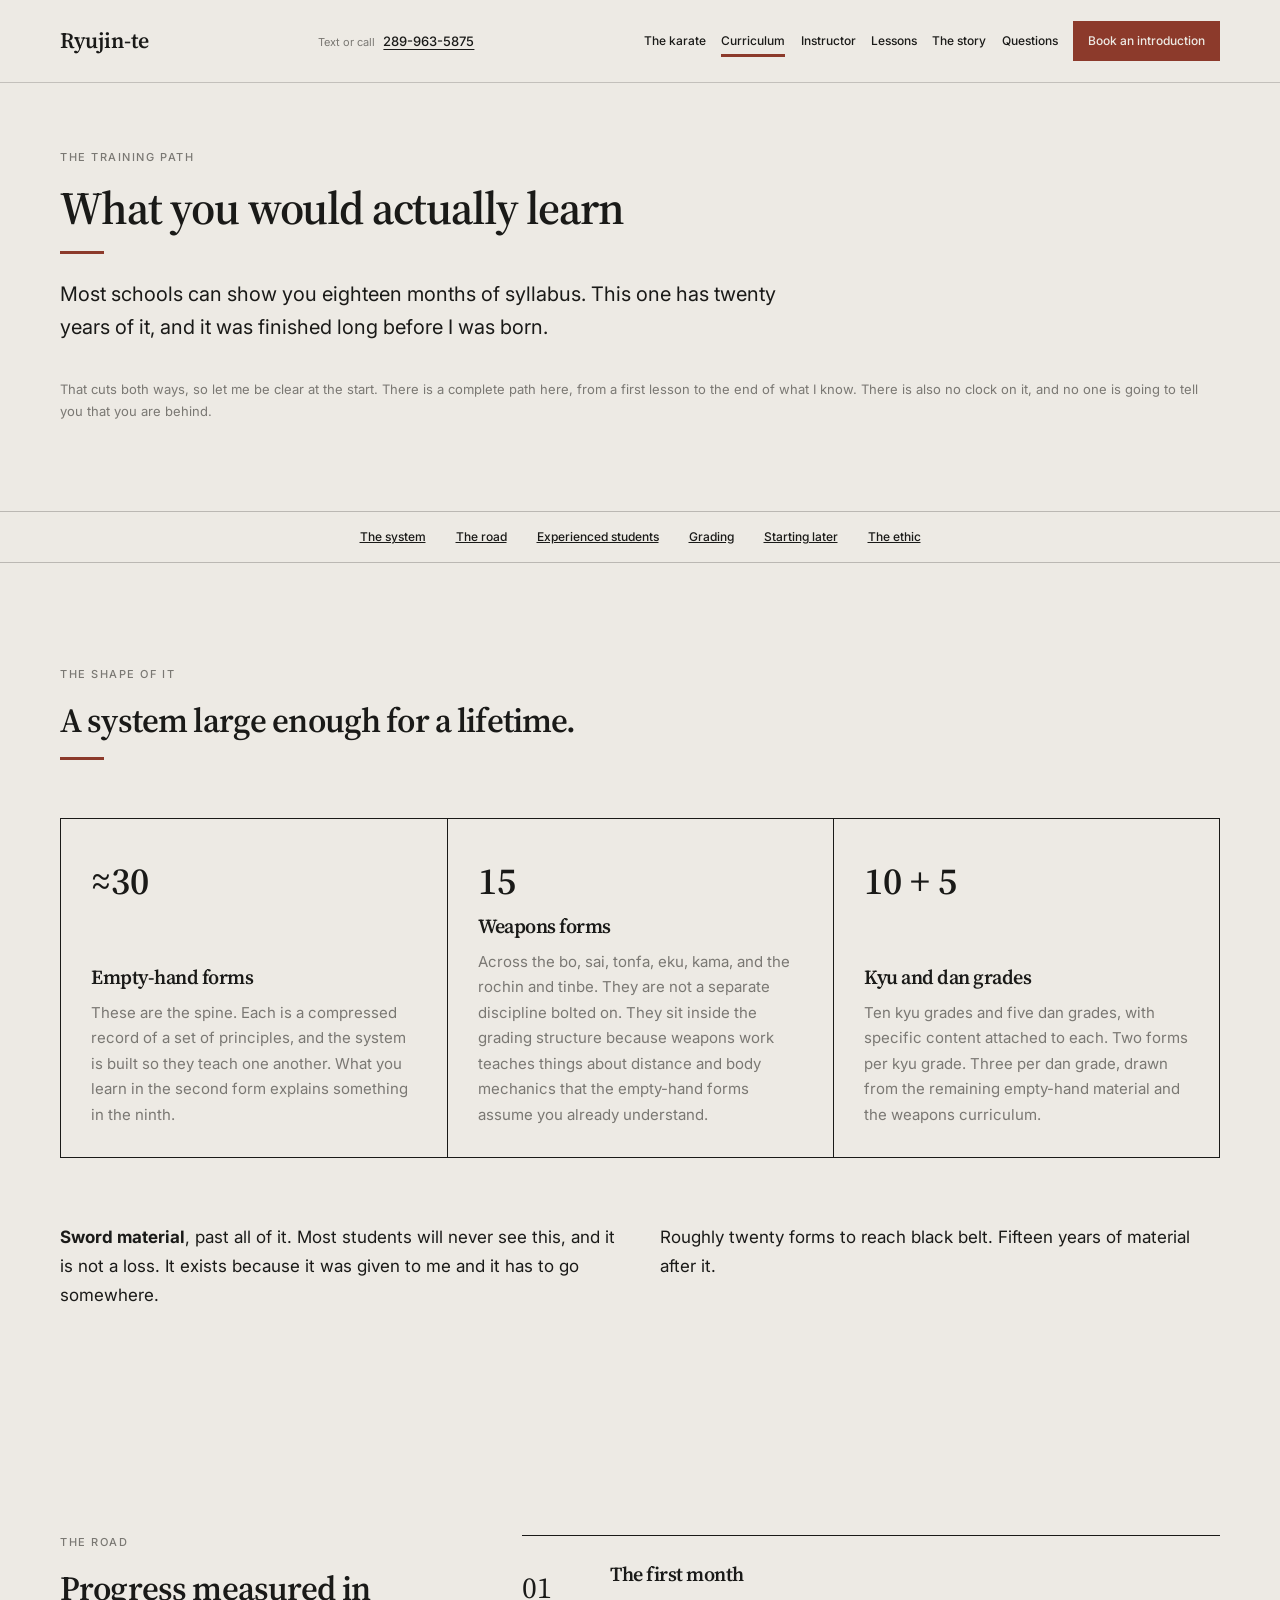
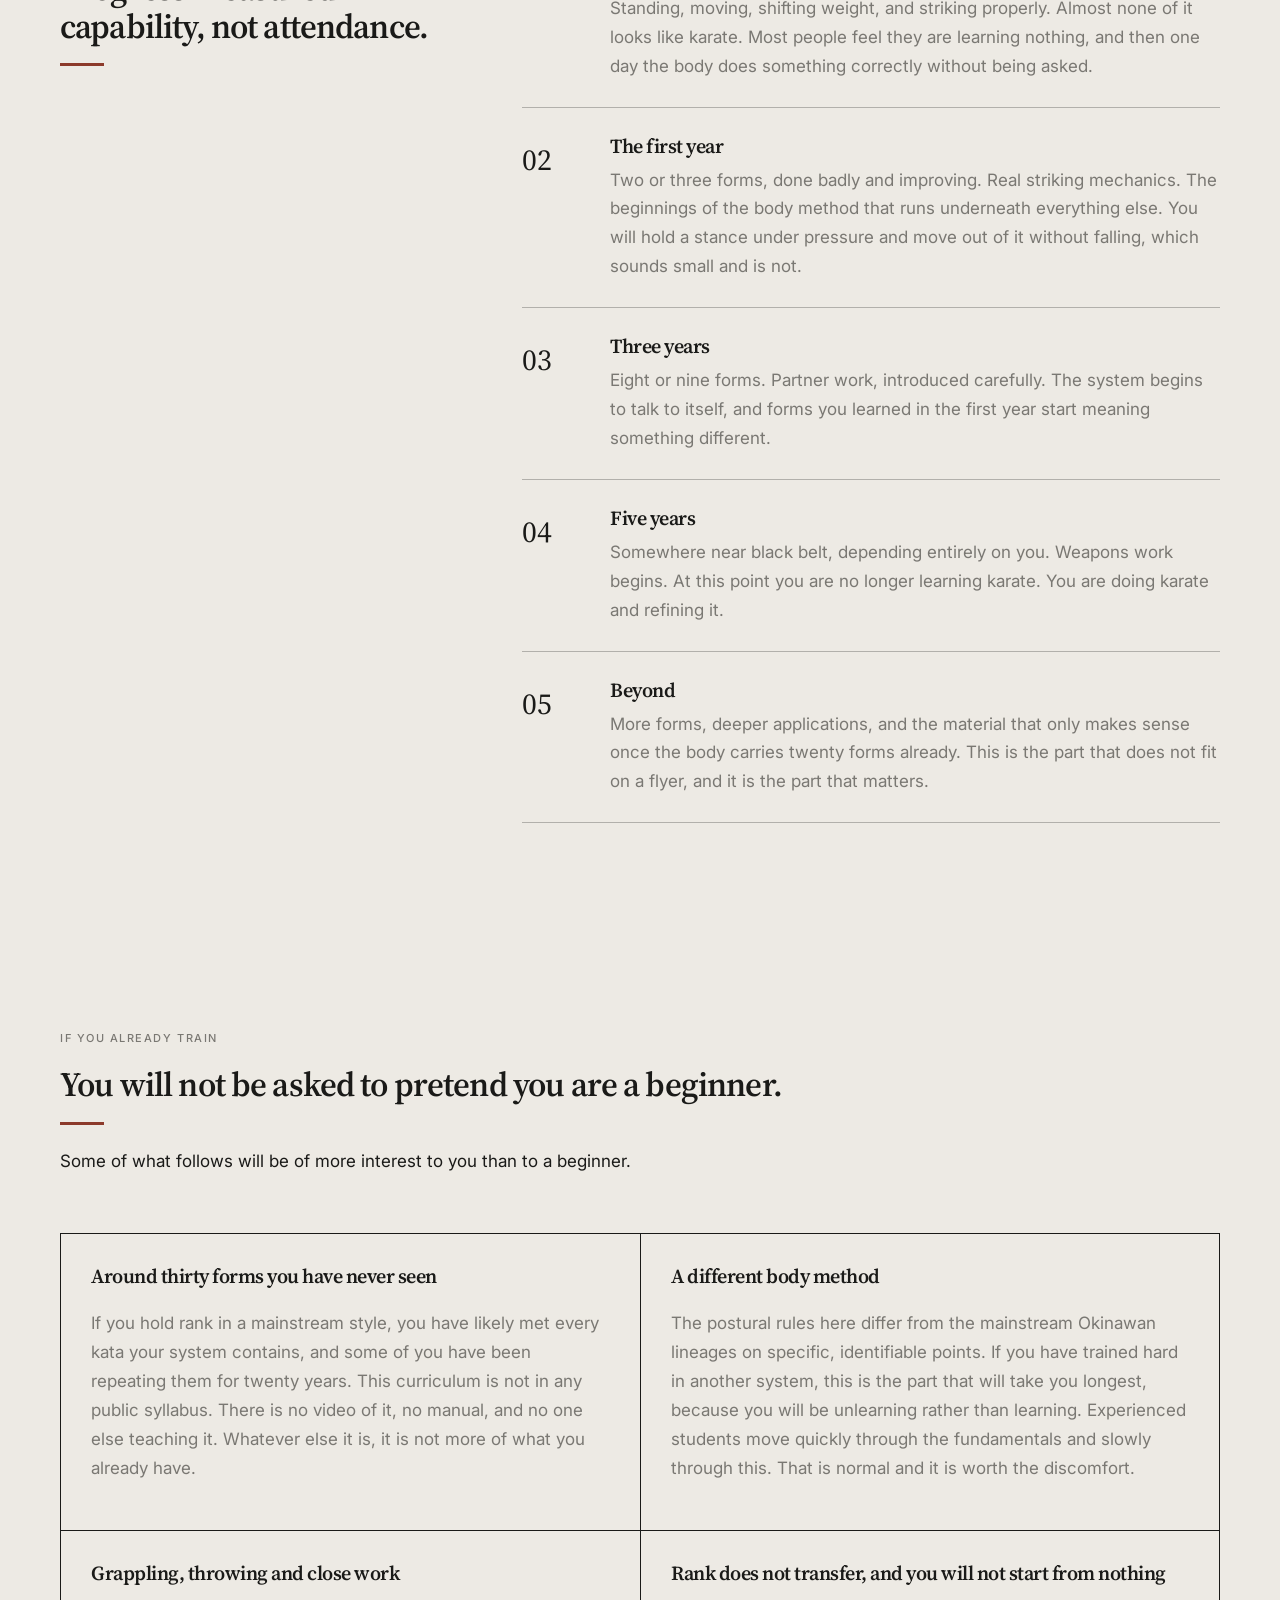
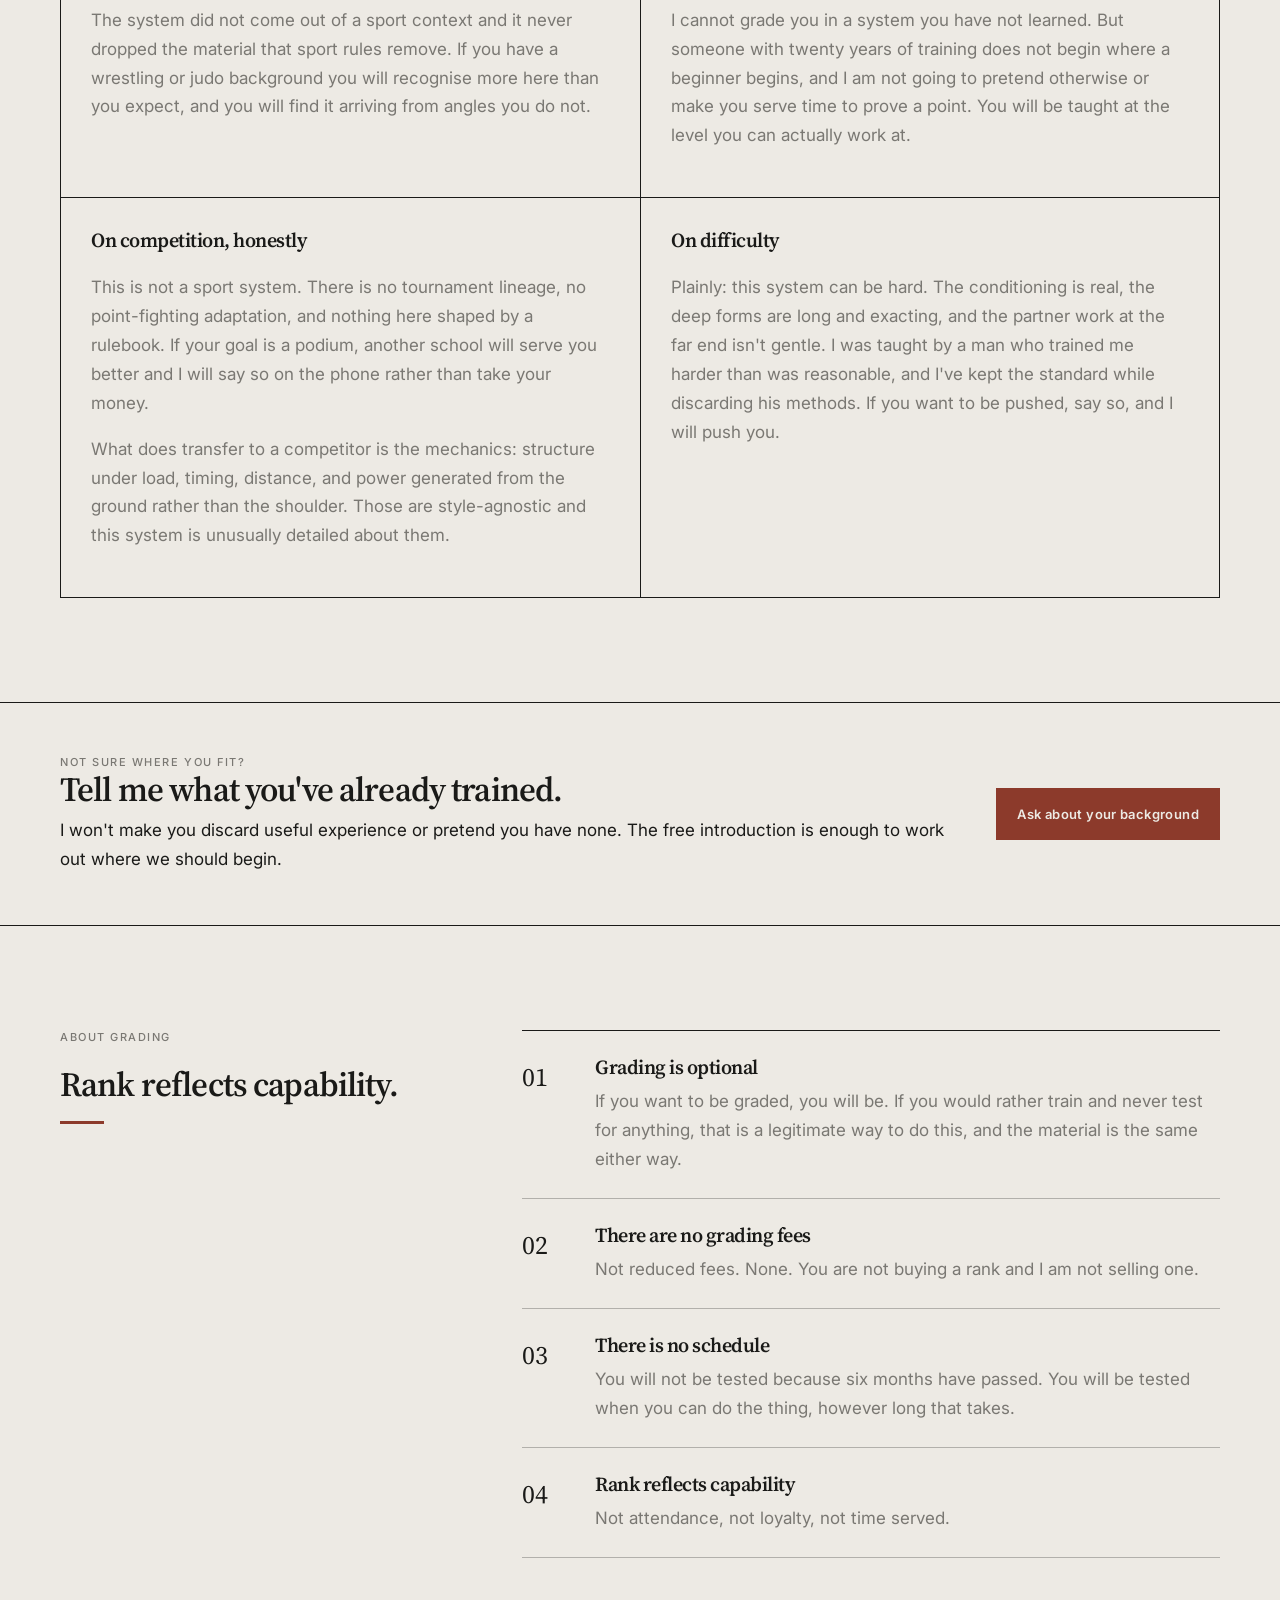
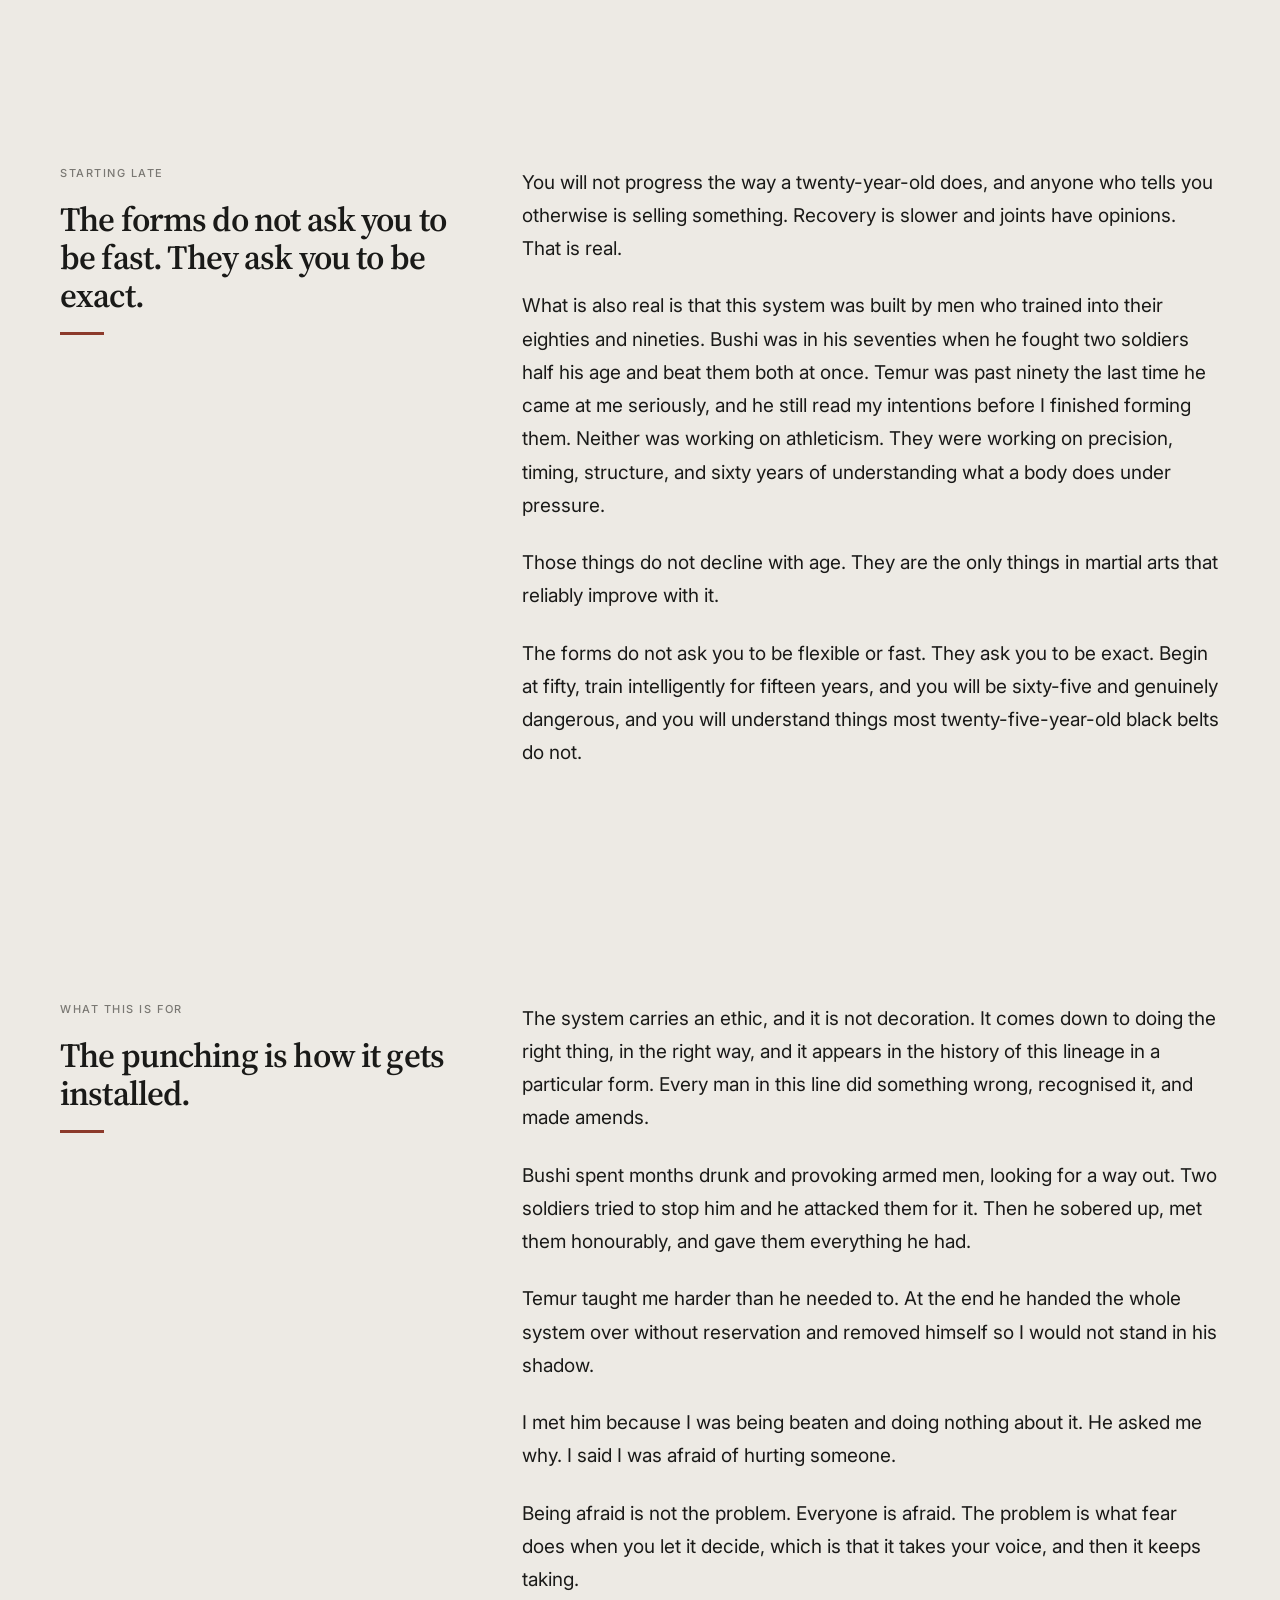
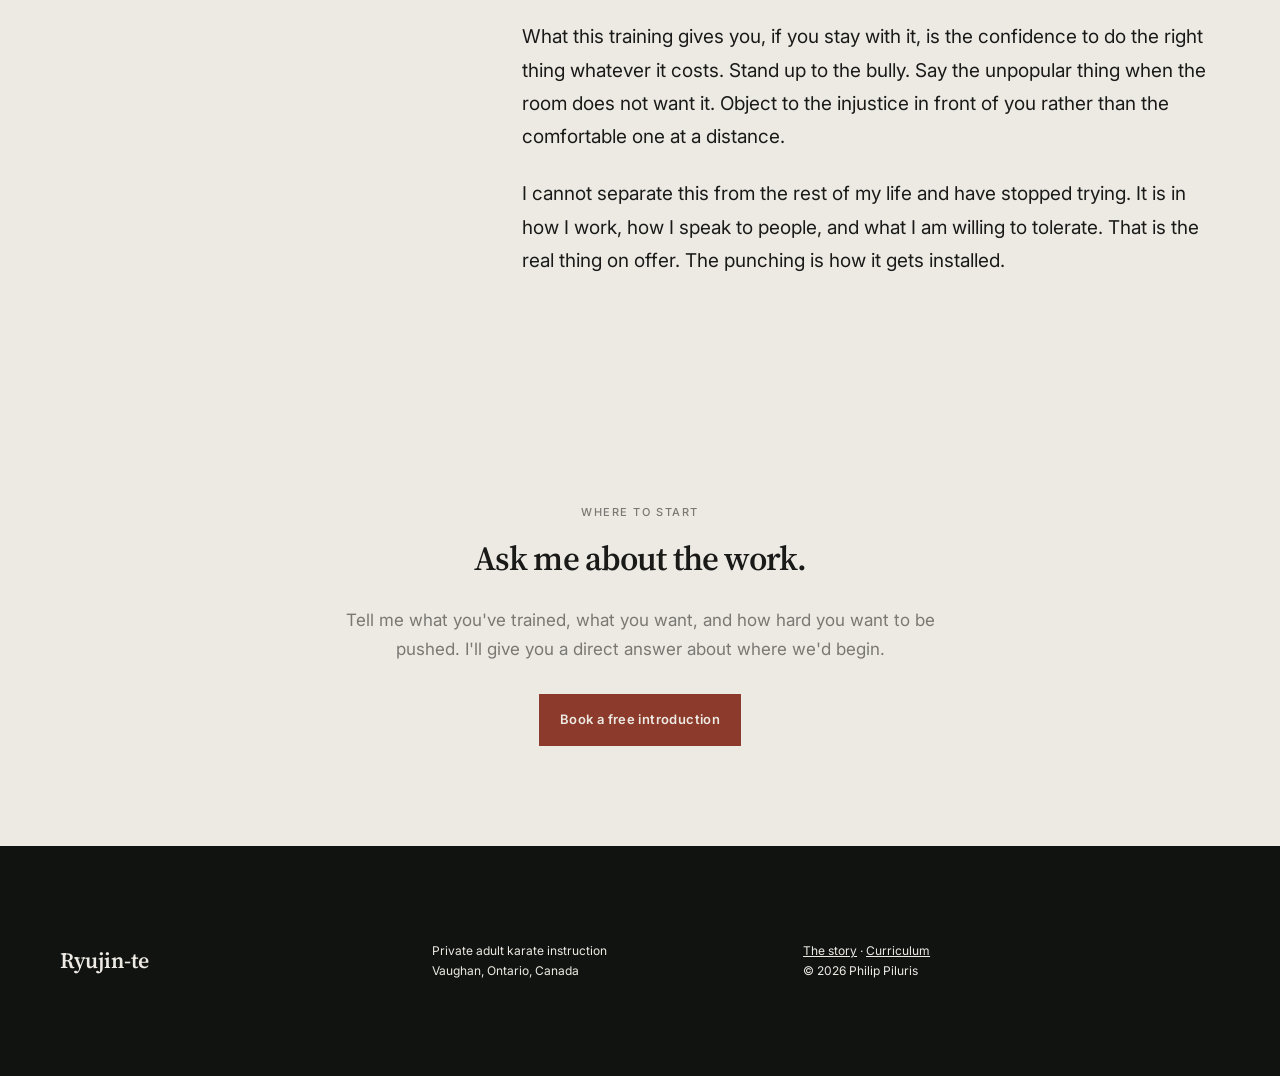
<file: curriculum.html>
<!doctype html>
<html lang="en-CA">
  <head>
    <meta charset="utf-8" />
    <meta name="viewport" content="width=device-width, initial-scale=1" />
    <meta name="theme-color" content="#111311" />
    <meta name="description" content="The complete Ryujin-te training path: approximately thirty empty-hand forms, fifteen weapons forms, grading, advanced practice and instruction for experienced martial artists." />
    <meta property="og:title" content="What you would actually learn | Ryujin-te" />
    <meta property="og:description" content="A complete path from a first lesson through empty-hand forms, weapons, partner work and advanced practice." />
    <meta property="og:type" content="article" />
    <meta property="og:url" content="https://ryujinte.com/curriculum.html" />
    <meta name="twitter:card" content="summary" />
    <link rel="canonical" href="https://ryujinte.com/curriculum.html" />
    <link rel="icon" href="favicon.ico" sizes="any" />
    <link rel="icon" type="image/png" sizes="32x32" href="favicon-32.png" />
    <link rel="apple-touch-icon" href="apple-touch-icon.png" />
    <link rel="manifest" href="site.webmanifest" />
    <link rel="preconnect" href="https://fonts.googleapis.com" />
    <link rel="preconnect" href="https://fonts.gstatic.com" crossorigin />
    <link href="https://fonts.googleapis.com/css2?family=Inter:wght@400;500;600;700&amp;family=Source+Serif+4:opsz,wght@8..60,700;8..60,800&amp;display=swap" rel="stylesheet" />
    <link rel="stylesheet" href="styles.css" />
    <title>What you would actually learn | Ryujin-te</title>
  </head>
  <body class="article-page">
    <a class="skip-link" href="#main">Skip to content</a>
    <header class="site-header scrolled" data-header>
      <div class="shell header-inner">
        <a class="wordmark" href="index.html" aria-label="Ryujin-te home"><span class="wordmark-mark" aria-hidden="true"><i></i></span><span>Ryujin-te</span></a>
        <div class="header-contact"><span class="header-phone-wrap"><span class="phone-label">Text or call</span><a class="header-phone" href="tel:+12899635875" data-phone-link>289-963-5875</a></span><button class="nav-toggle" type="button" aria-expanded="false" aria-controls="curriculum-nav" data-nav-toggle><span></span><span></span><span></span><span class="sr-only">Open navigation</span></button></div>
        <nav id="curriculum-nav" class="primary-nav" aria-label="Primary navigation" data-nav><a href="index.html#practice">The karate</a><a class="active" href="curriculum.html">Curriculum</a><a href="index.html#instructor">Instructor</a><a href="index.html#learn">Lessons</a><a href="story.html">The story</a><a href="index.html#questions">Questions</a><a class="nav-phone" href="tel:+12899635875" data-phone-link>289-963-5875</a><a class="nav-cta" href="https://cal.com/philip-piluris-uocpre/free-introduction" data-booking-link>Book an introduction</a></nav>
      </div>
    </header>

    <main id="main">
      <header class="article-hero curriculum-hero" id="curriculum-top">
        <div class="shell reveal">
          <p class="eyebrow">The training path</p>
          <h1>What you would actually learn</h1>
          <p class="hero-lead">Most schools can show you eighteen months of syllabus. This one has twenty years of it, and it was finished long before I was born.</p>
          <p class="article-meta">That cuts both ways, so let me be clear at the start. There is a complete path here, from a first lesson to the end of what I know. There is also no clock on it, and no one is going to tell you that you are behind.</p>
        </div>
      </header>

      <nav class="article-jump-nav" aria-label="Curriculum sections">
        <div class="shell"><a href="#shape">The system</a><a href="#road">The road</a><a href="#experienced">Experienced students</a><a href="#grading">Grading</a><a href="#starting-late">Starting later</a><a href="#purpose">The ethic</a></div>
      </nav>

      <article class="curriculum-page">
        <section class="section section-paper curriculum-shape" id="shape" aria-labelledby="shape-title">
          <div class="shell">
            <div class="section-heading reveal"><p class="eyebrow">The shape of it</p><h2 id="shape-title">A system large enough for a lifetime.</h2></div>
            <div class="curriculum-stats">
              <article class="curriculum-stat reveal"><strong>≈30</strong><h3>Empty-hand forms</h3><p>These are the spine. Each is a compressed record of a set of principles, and the system is built so they teach one another. What you learn in the second form explains something in the ninth.</p></article>
              <article class="curriculum-stat reveal"><strong>15</strong><h3>Weapons forms</h3><p>Across the bo, sai, tonfa, eku, kama, and the rochin and tinbe. They are not a separate discipline bolted on. They sit inside the grading structure because weapons work teaches things about distance and body mechanics that the empty-hand forms assume you already understand.</p></article>
              <article class="curriculum-stat reveal"><strong>10 + 5</strong><h3>Kyu and dan grades</h3><p>Ten kyu grades and five dan grades, with specific content attached to each. Two forms per kyu grade. Three per dan grade, drawn from the remaining empty-hand material and the weapons curriculum.</p></article>
            </div>
            <div class="curriculum-prose reveal">
              <p><strong>Sword material</strong>, past all of it. Most students will never see this, and it is not a loss. It exists because it was given to me and it has to go somewhere.</p>
              <p>Roughly twenty forms to reach black belt. Fifteen years of material after it.</p>
            </div>
          </div>
        </section>

        <section class="section section-mist" id="road" aria-labelledby="road-title">
          <div class="shell curriculum-road-layout">
            <div class="section-heading reveal"><p class="eyebrow">The road</p><h2 id="road-title">Progress measured in capability, not attendance.</h2></div>
            <ol class="road-list reveal">
              <li><span>01</span><div><h3>The first month</h3><p>Standing, moving, shifting weight, and striking properly. Almost none of it looks like karate. Most people feel they are learning nothing, and then one day the body does something correctly without being asked.</p></div></li>
              <li><span>02</span><div><h3>The first year</h3><p>Two or three forms, done badly and improving. Real striking mechanics. The beginnings of the body method that runs underneath everything else. You will hold a stance under pressure and move out of it without falling, which sounds small and is not.</p></div></li>
              <li><span>03</span><div><h3>Three years</h3><p>Eight or nine forms. Partner work, introduced carefully. The system begins to talk to itself, and forms you learned in the first year start meaning something different.</p></div></li>
              <li><span>04</span><div><h3>Five years</h3><p>Somewhere near black belt, depending entirely on you. Weapons work begins. At this point you are no longer learning karate. You are doing karate and refining it.</p></div></li>
              <li><span>05</span><div><h3>Beyond</h3><p>More forms, deeper applications, and the material that only makes sense once the body carries twenty forms already. This is the part that does not fit on a flyer, and it is the part that matters.</p></div></li>
            </ol>
          </div>
        </section>

        <section class="section experienced-section section-ink" id="experienced" aria-labelledby="experienced-title">
          <div class="shell">
            <div class="section-heading inverse reveal"><p class="eyebrow">If you already train</p><h2 id="experienced-title">You will not be asked to pretend you are a beginner.</h2><p>Some of what follows will be of more interest to you than to a beginner.</p></div>
            <div class="experienced-grid">
              <article class="experienced-card reveal"><h3>Around thirty forms you have never seen</h3><p>If you hold rank in a mainstream style, you have likely met every kata your system contains, and some of you have been repeating them for twenty years. This curriculum is not in any public syllabus. There is no video of it, no manual, and no one else teaching it. Whatever else it is, it is not more of what you already have.</p></article>
              <article class="experienced-card reveal"><h3>A different body method</h3><p>The postural rules here differ from the mainstream Okinawan lineages on specific, identifiable points. If you have trained hard in another system, this is the part that will take you longest, because you will be unlearning rather than learning. Experienced students move quickly through the fundamentals and slowly through this. That is normal and it is worth the discomfort.</p></article>
              <article class="experienced-card reveal"><h3>Grappling, throwing and close work</h3><p>The system did not come out of a sport context and it never dropped the material that sport rules remove. If you have a wrestling or judo background you will recognise more here than you expect, and you will find it arriving from angles you do not.</p></article>
              <article class="experienced-card reveal"><h3>Rank does not transfer, and you will not start from nothing</h3><p>I cannot grade you in a system you have not learned. But someone with twenty years of training does not begin where a beginner begins, and I am not going to pretend otherwise or make you serve time to prove a point. You will be taught at the level you can actually work at.</p></article>
              <article class="experienced-card reveal"><h3>On competition, honestly</h3><p>This is not a sport system. There is no tournament lineage, no point-fighting adaptation, and nothing here shaped by a rulebook. If your goal is a podium, another school will serve you better and I will say so on the phone rather than take your money.</p><p>What does transfer to a competitor is the mechanics: structure under load, timing, distance, and power generated from the ground rather than the shoulder. Those are style-agnostic and this system is unusually detailed about them.</p></article>
              <article class="experienced-card reveal"><h3>On difficulty</h3><p>Plainly: this system can be hard. The conditioning is real, the deep forms are long and exacting, and the partner work at the far end isn't gentle. I was taught by a man who trained me harder than was reasonable, and I've kept the standard while discarding his methods. If you want to be pushed, say so, and I will push you.</p></article>
            </div>
          </div>
        </section>

        <aside class="inline-cta" aria-label="Ask about your existing experience"><div class="shell"><div><p class="eyebrow">Not sure where you fit?</p><h2>Tell me what you've already trained.</h2><p>I won't make you discard useful experience or pretend you have none. The free introduction is enough to work out where we should begin.</p></div><a class="button button-primary" href="https://cal.com/philip-piluris-uocpre/free-introduction" data-booking-link>Ask about your background</a></div></aside>

        <section class="section section-paper" id="grading" aria-labelledby="grading-title">
          <div class="shell grading-layout">
            <div class="section-heading reveal"><p class="eyebrow">About grading</p><h2 id="grading-title">Rank reflects capability.</h2></div>
            <div class="grading-rules reveal">
              <article><span>01</span><div><h3>Grading is optional</h3><p>If you want to be graded, you will be. If you would rather train and never test for anything, that is a legitimate way to do this, and the material is the same either way.</p></div></article>
              <article><span>02</span><div><h3>There are no grading fees</h3><p>Not reduced fees. None. You are not buying a rank and I am not selling one.</p></div></article>
              <article><span>03</span><div><h3>There is no schedule</h3><p>You will not be tested because six months have passed. You will be tested when you can do the thing, however long that takes.</p></div></article>
              <article><span>04</span><div><h3>Rank reflects capability</h3><p>Not attendance, not loyalty, not time served.</p></div></article>
            </div>
          </div>
        </section>

        <section class="section section-mist" id="starting-late" aria-labelledby="late-title">
          <div class="shell longform-split">
            <div class="section-heading reveal"><p class="eyebrow">Starting late</p><h2 id="late-title">The forms do not ask you to be fast. They ask you to be exact.</h2></div>
            <div class="longform-copy reveal">
              <p>You will not progress the way a twenty-year-old does, and anyone who tells you otherwise is selling something. Recovery is slower and joints have opinions. That is real.</p>
              <p>What is also real is that this system was built by men who trained into their eighties and nineties. Bushi was in his seventies when he fought two soldiers half his age and beat them both at once. Temur was past ninety the last time he came at me seriously, and he still read my intentions before I finished forming them. Neither was working on athleticism. They were working on precision, timing, structure, and sixty years of understanding what a body does under pressure.</p>
              <p>Those things do not decline with age. They are the only things in martial arts that reliably improve with it.</p>
              <p>The forms do not ask you to be flexible or fast. They ask you to be exact. Begin at fifty, train intelligently for fifteen years, and you will be sixty-five and genuinely dangerous, and you will understand things most twenty-five-year-old black belts do not.</p>
            </div>
          </div>
        </section>

        <section class="section ethic-section" id="purpose" aria-labelledby="purpose-title">
          <div class="shell longform-split">
            <div class="section-heading inverse reveal"><p class="eyebrow">What this is for</p><h2 id="purpose-title">The punching is how it gets installed.</h2></div>
            <div class="longform-copy inverse-copy reveal">
              <p>The system carries an ethic, and it is not decoration. It comes down to doing the right thing, in the right way, and it appears in the history of this lineage in a particular form. Every man in this line did something wrong, recognised it, and made amends.</p>
              <p>Bushi spent months drunk and provoking armed men, looking for a way out. Two soldiers tried to stop him and he attacked them for it. Then he sobered up, met them honourably, and gave them everything he had.</p>
              <p>Temur taught me harder than he needed to. At the end he handed the whole system over without reservation and removed himself so I would not stand in his shadow.</p>
              <p>I met him because I was being beaten and doing nothing about it. He asked me why. I said I was afraid of hurting someone.</p>
              <p>Being afraid is not the problem. Everyone is afraid. The problem is what fear does when you let it decide, which is that it takes your voice, and then it keeps taking.</p>
              <p>What this training gives you, if you stay with it, is the confidence to do the right thing whatever it costs. Stand up to the bully. Say the unpopular thing when the room does not want it. Object to the injustice in front of you rather than the comfortable one at a distance.</p>
              <p>I cannot separate this from the rest of my life and have stopped trying. It is in how I work, how I speak to people, and what I am willing to tolerate. That is the real thing on offer. The punching is how it gets installed.</p>
            </div>
          </div>
        </section>

        <section class="curriculum-cta">
          <div class="shell reveal"><p class="eyebrow">Where to start</p><h2>Ask me about the work.</h2><p>Tell me what you've trained, what you want, and how hard you want to be pushed. I'll give you a direct answer about where we'd begin.</p><a class="button button-primary" href="https://cal.com/philip-piluris-uocpre/free-introduction" data-booking-link>Book a free introduction</a><p class="back-to-top"><a href="#curriculum-top">Back to the beginning ↑</a></p></div>
        </section>
      </article>
    </main>

    <footer class="site-footer"><div class="shell footer-grid"><a class="wordmark footer-wordmark" href="index.html"><span class="wordmark-mark" aria-hidden="true"><i></i></span><span>Ryujin-te</span></a><p>Private adult karate instruction<br />Vaughan, Ontario, Canada</p><p><a href="story.html">The story</a> · <a href="curriculum.html">Curriculum</a><br />© <span data-year>2026</span> Philip Piluris</p></div></footer>
    <script src="site-config.js"></script><script src="script.js" defer></script>
  </body>
</html>
</file>
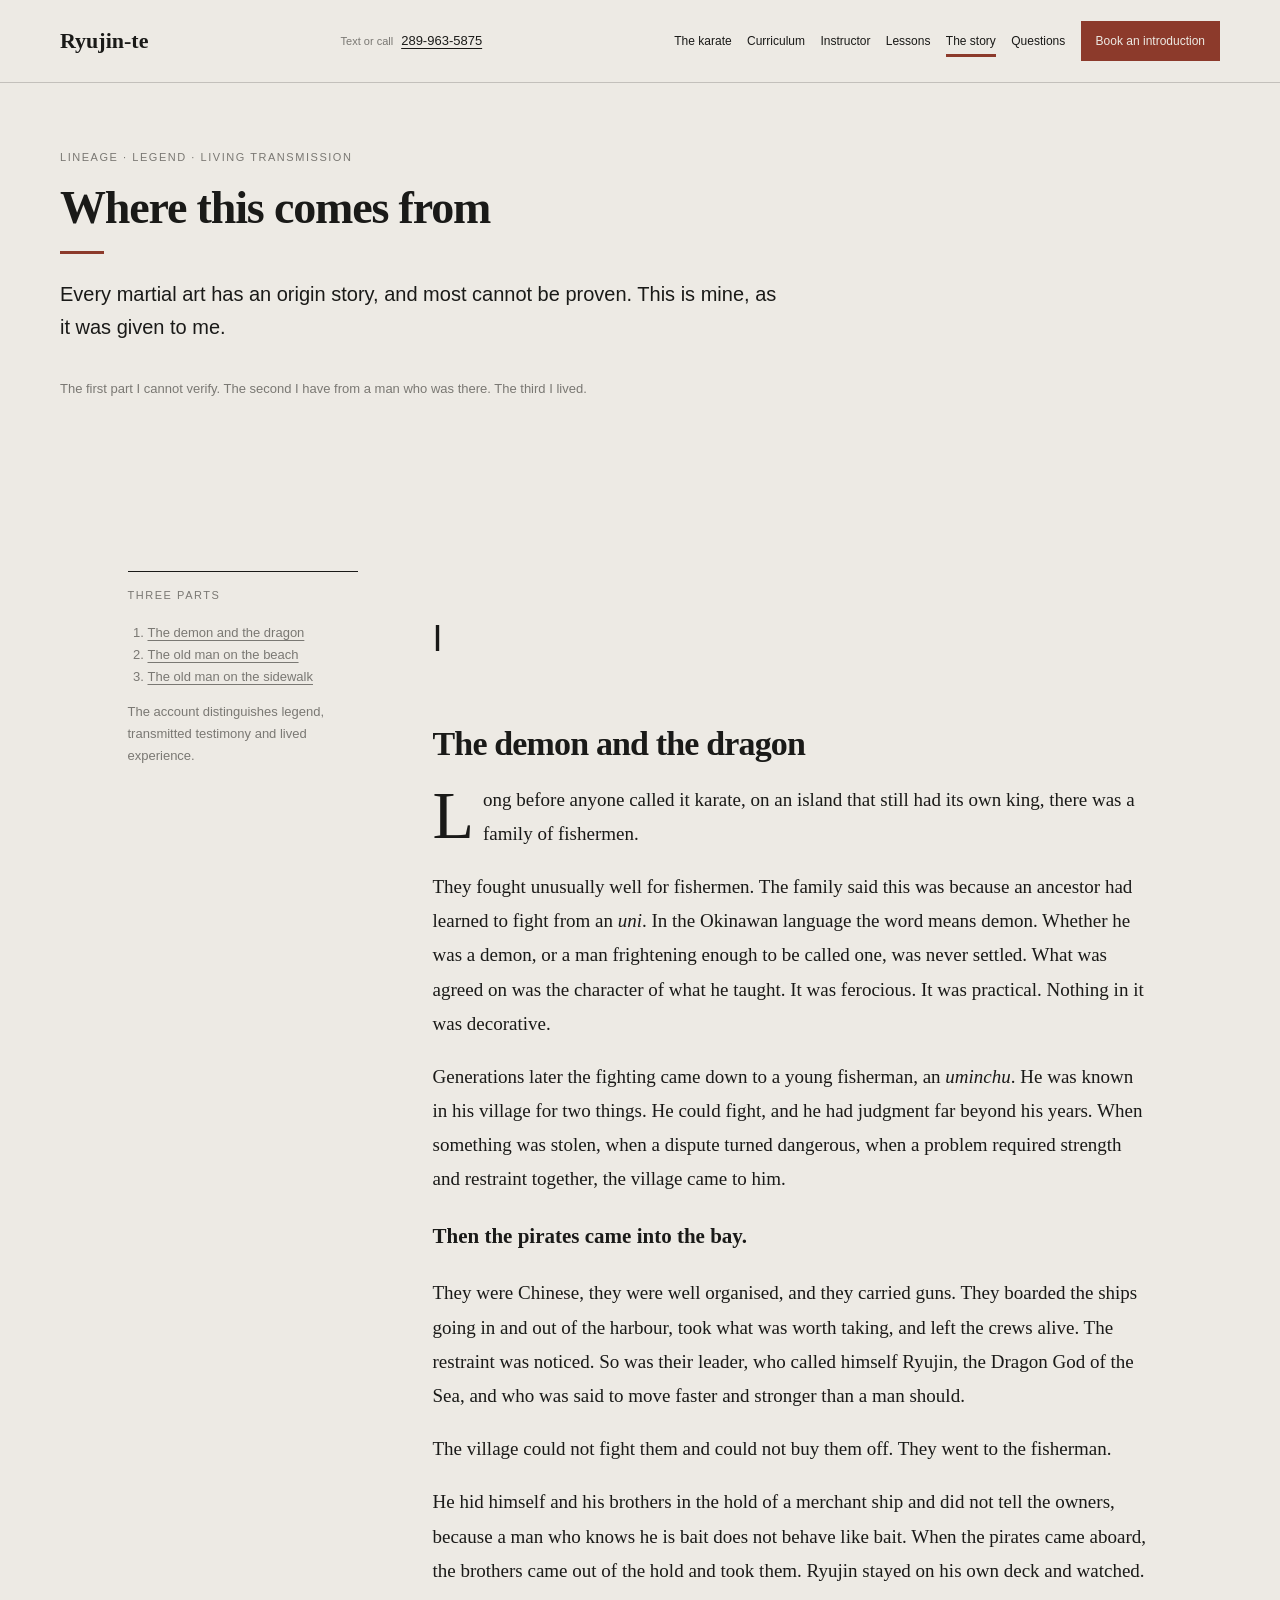
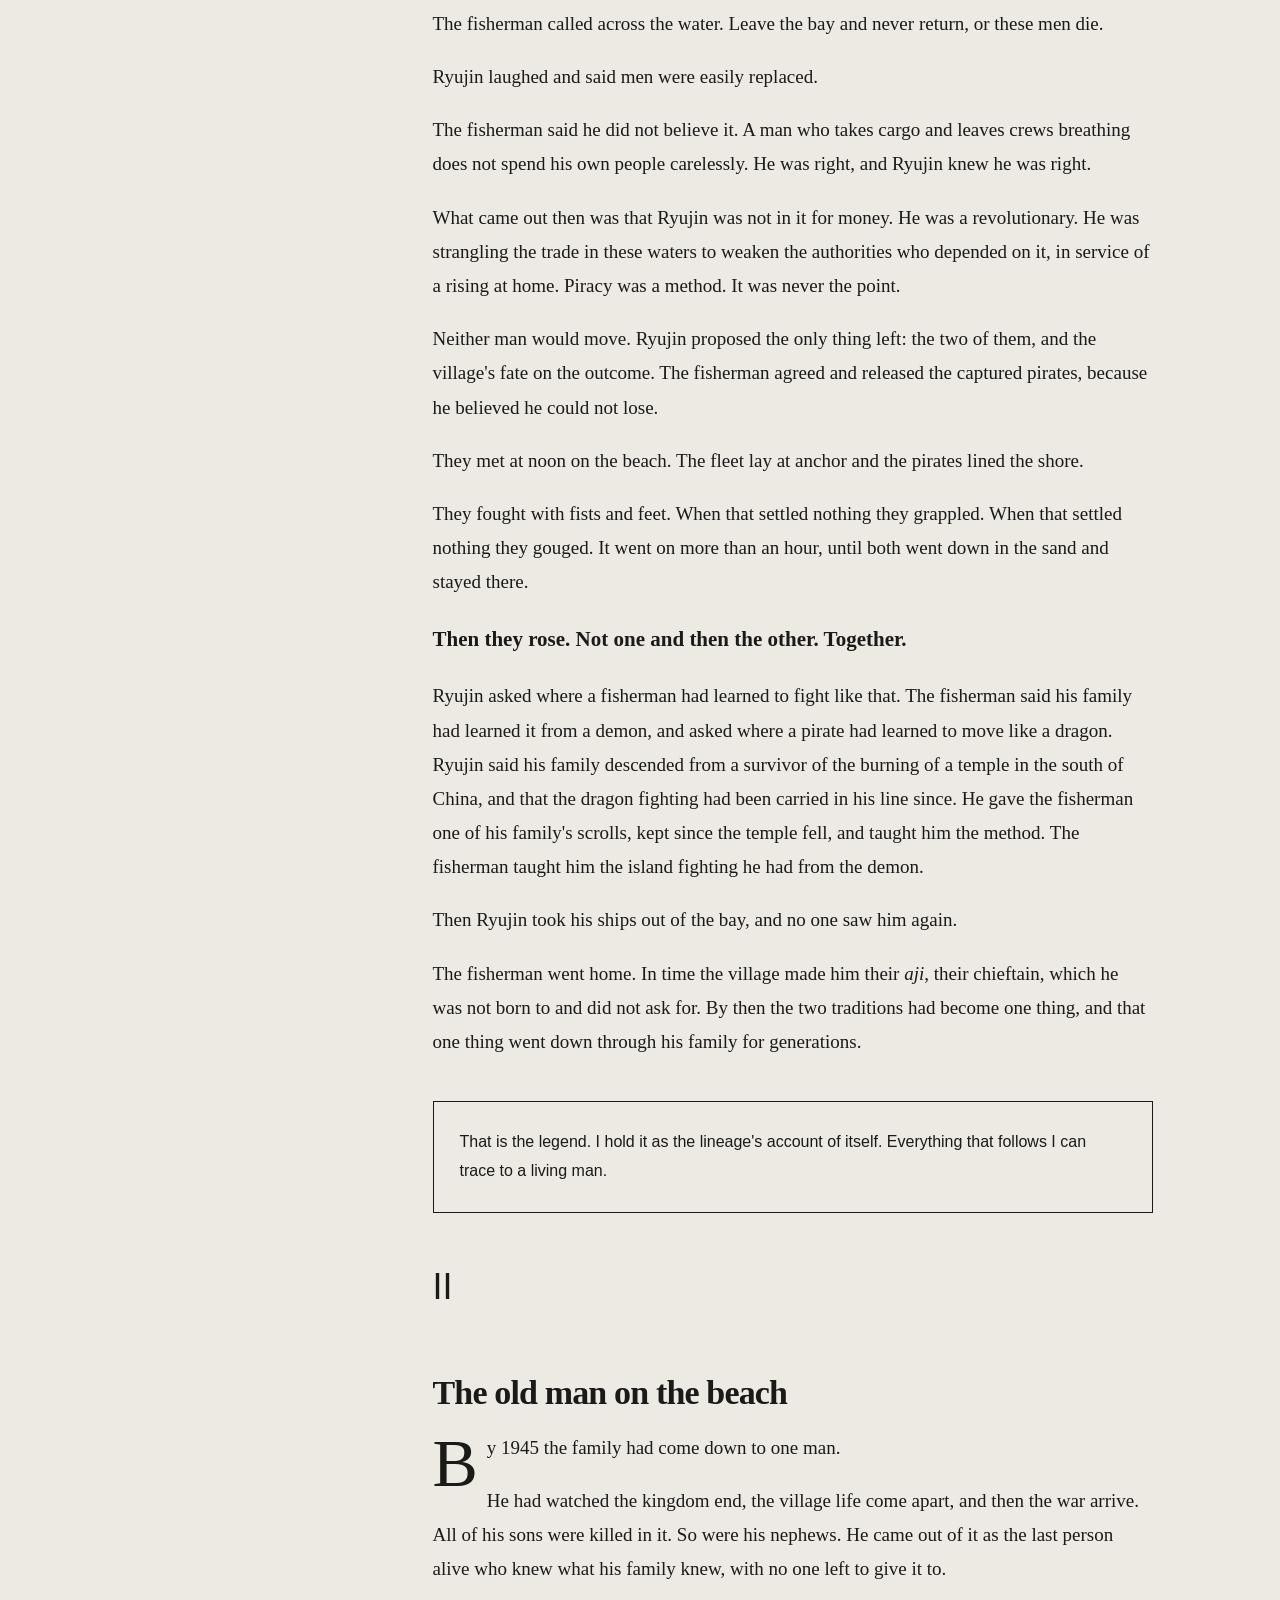
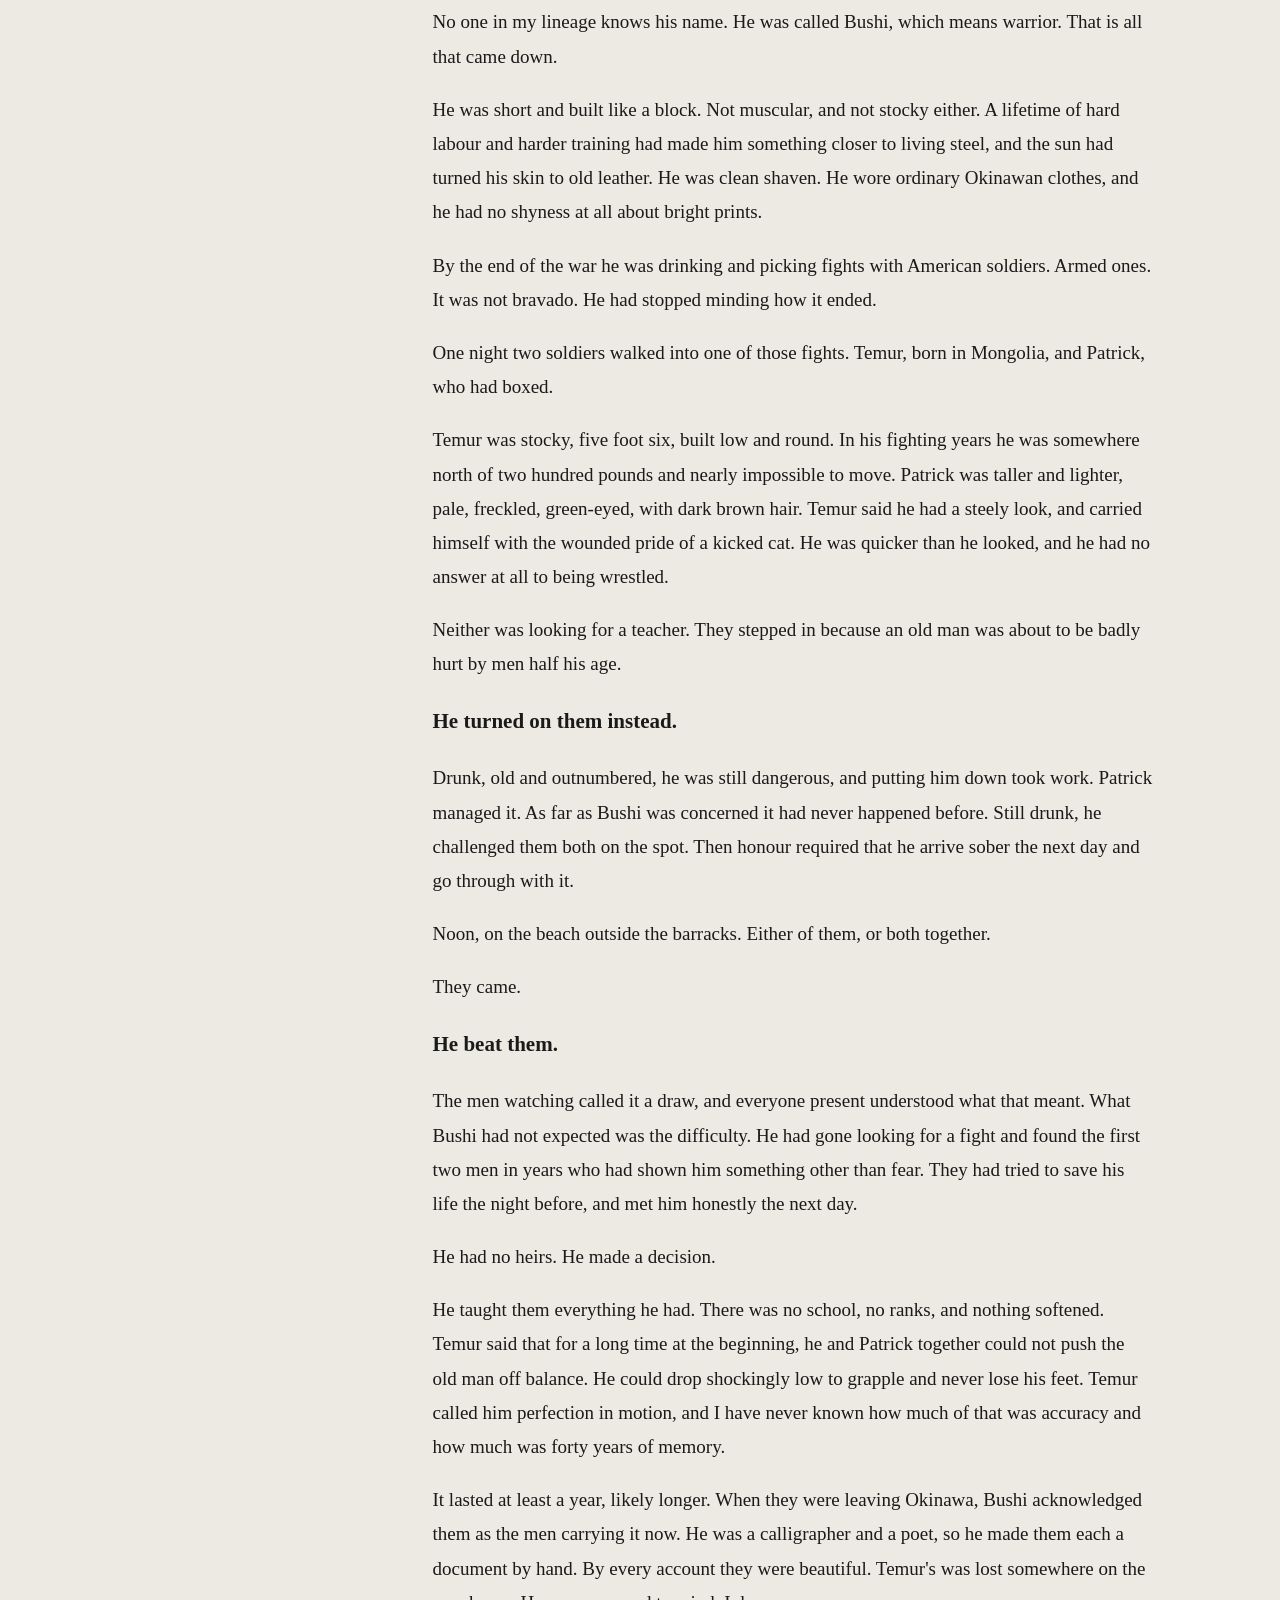
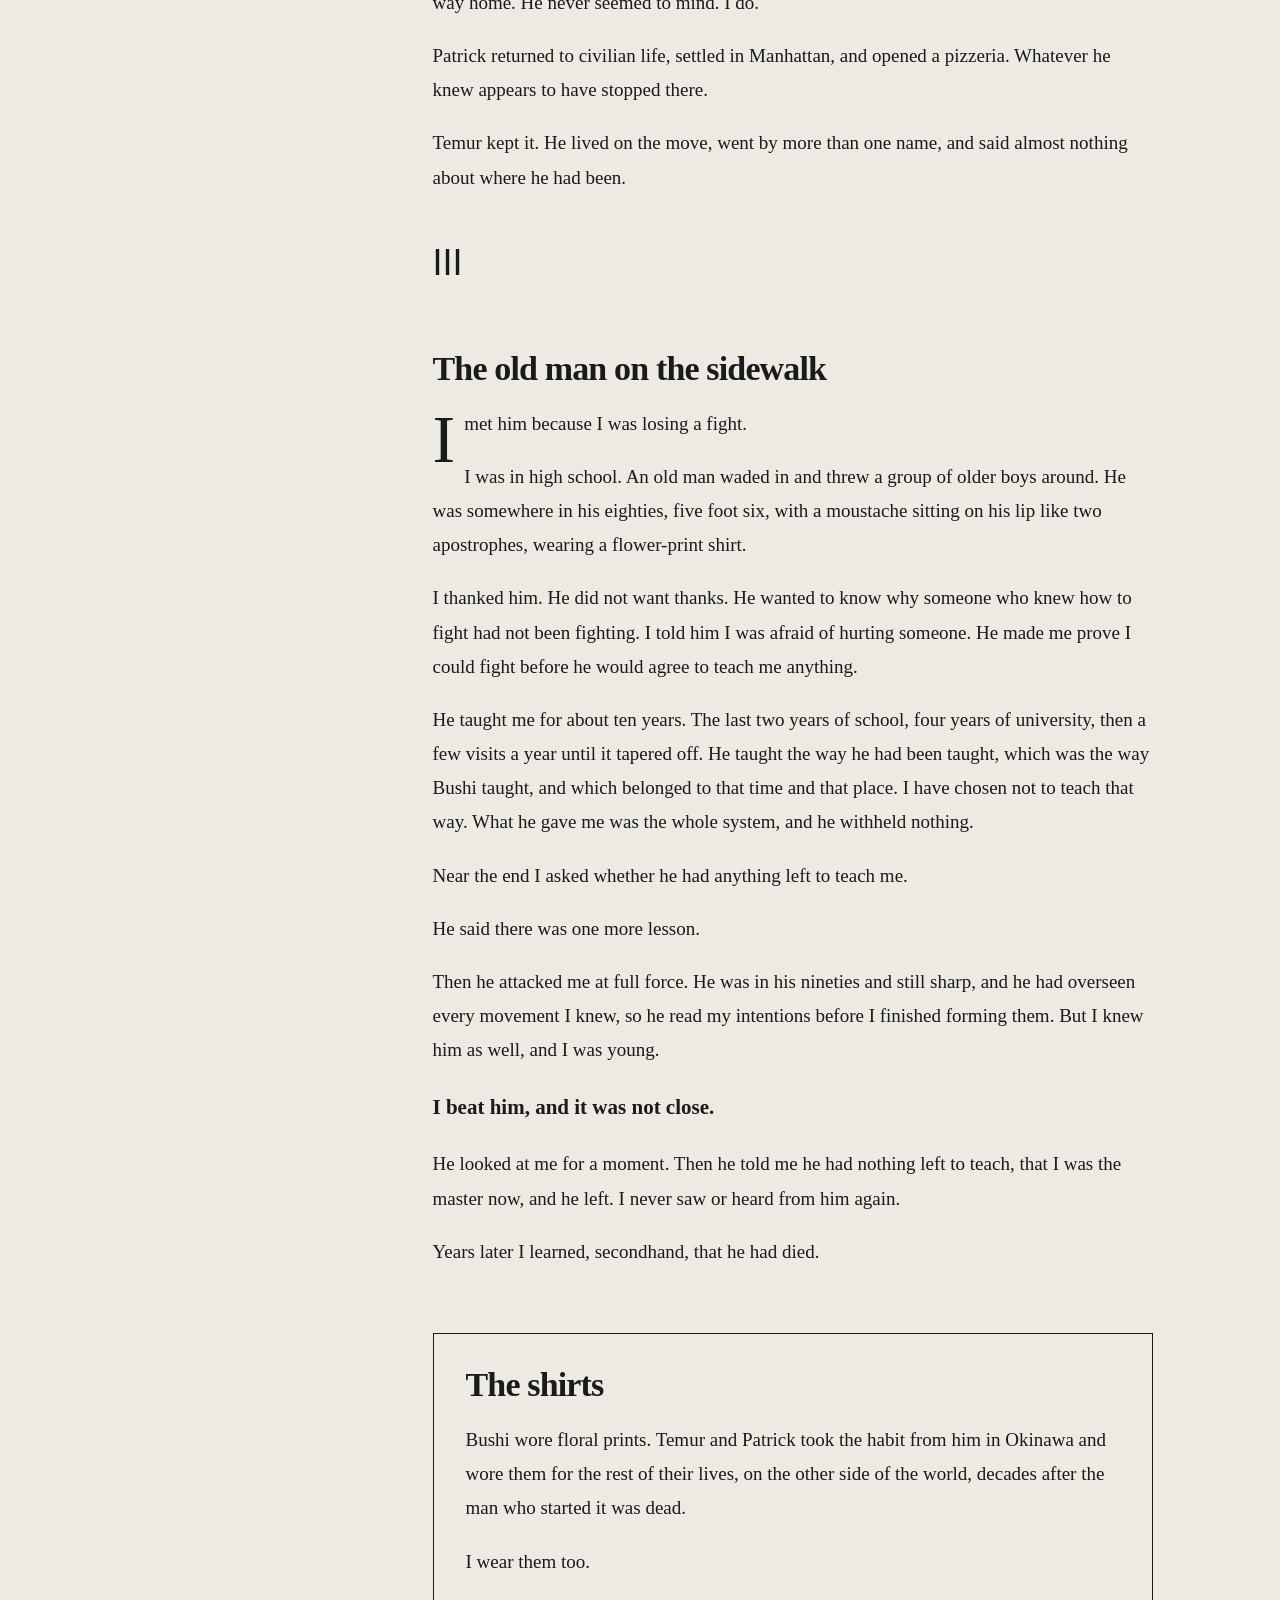
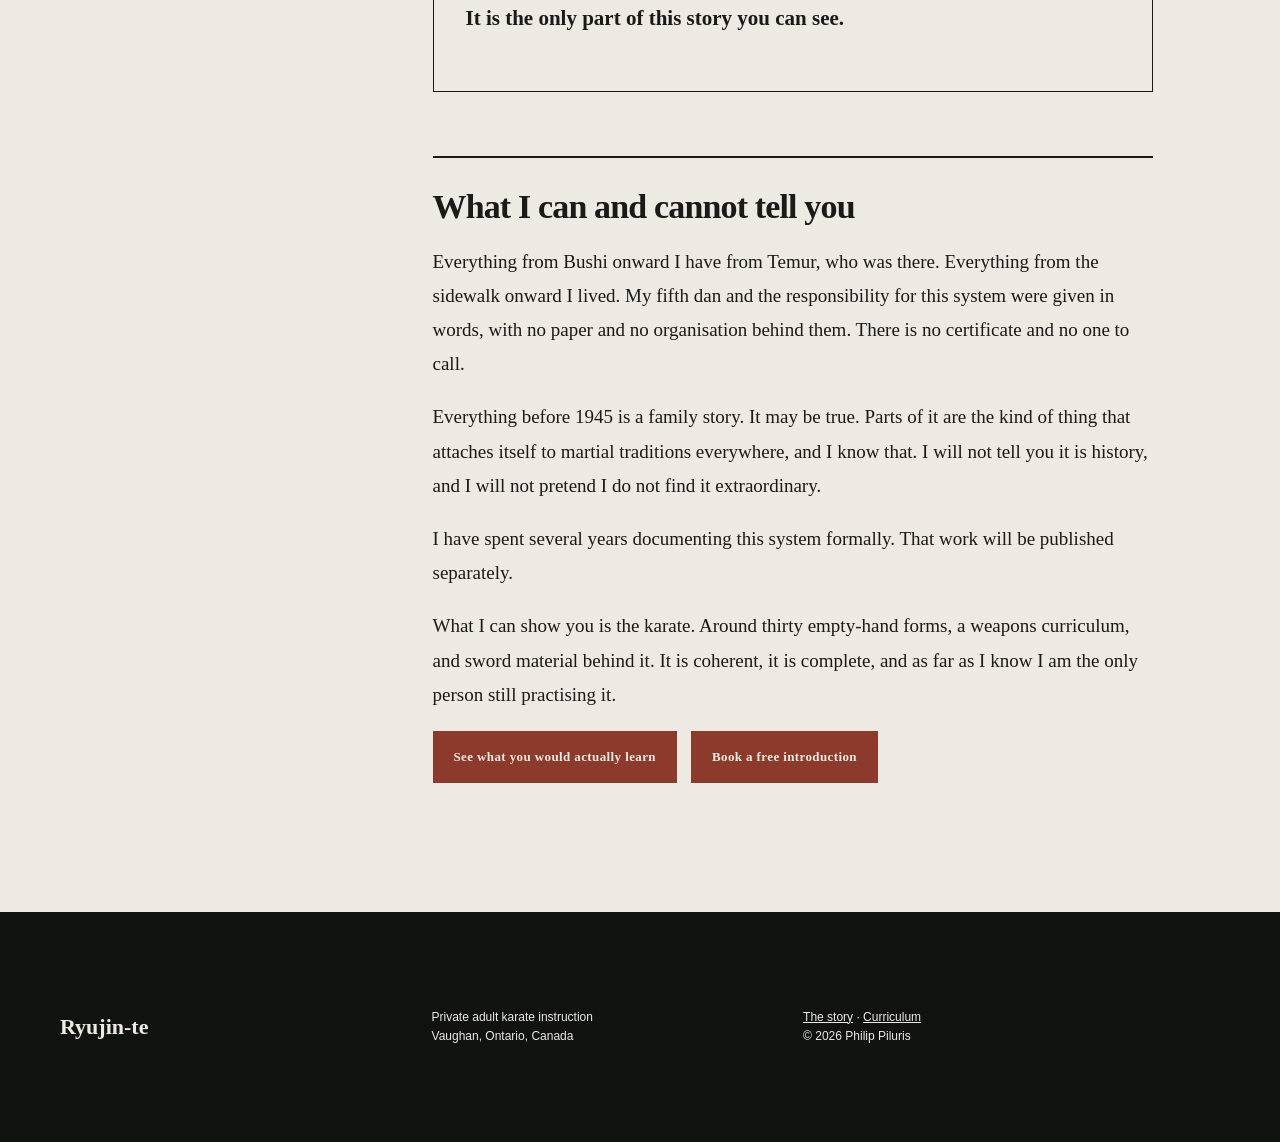
<file: research.html>
<!doctype html>
<html lang="en-CA">
  <head>
    <meta charset="utf-8" />
    <meta name="viewport" content="width=device-width, initial-scale=1" />
    <meta http-equiv="refresh" content="0; url=story.html" />
    <link rel="canonical" href="https://ryujinte.com/story.html" />
    <meta name="robots" content="noindex" />
    <meta name="theme-color" content="#111311" />
    <link rel="icon" href="favicon.ico" sizes="any" />
    <title>Page moved | Ryujin-te</title>
  </head>
  <body><p>This page has moved to <a href="story.html">the Ryujin-te story</a>.</p></body>
</html>
</file>
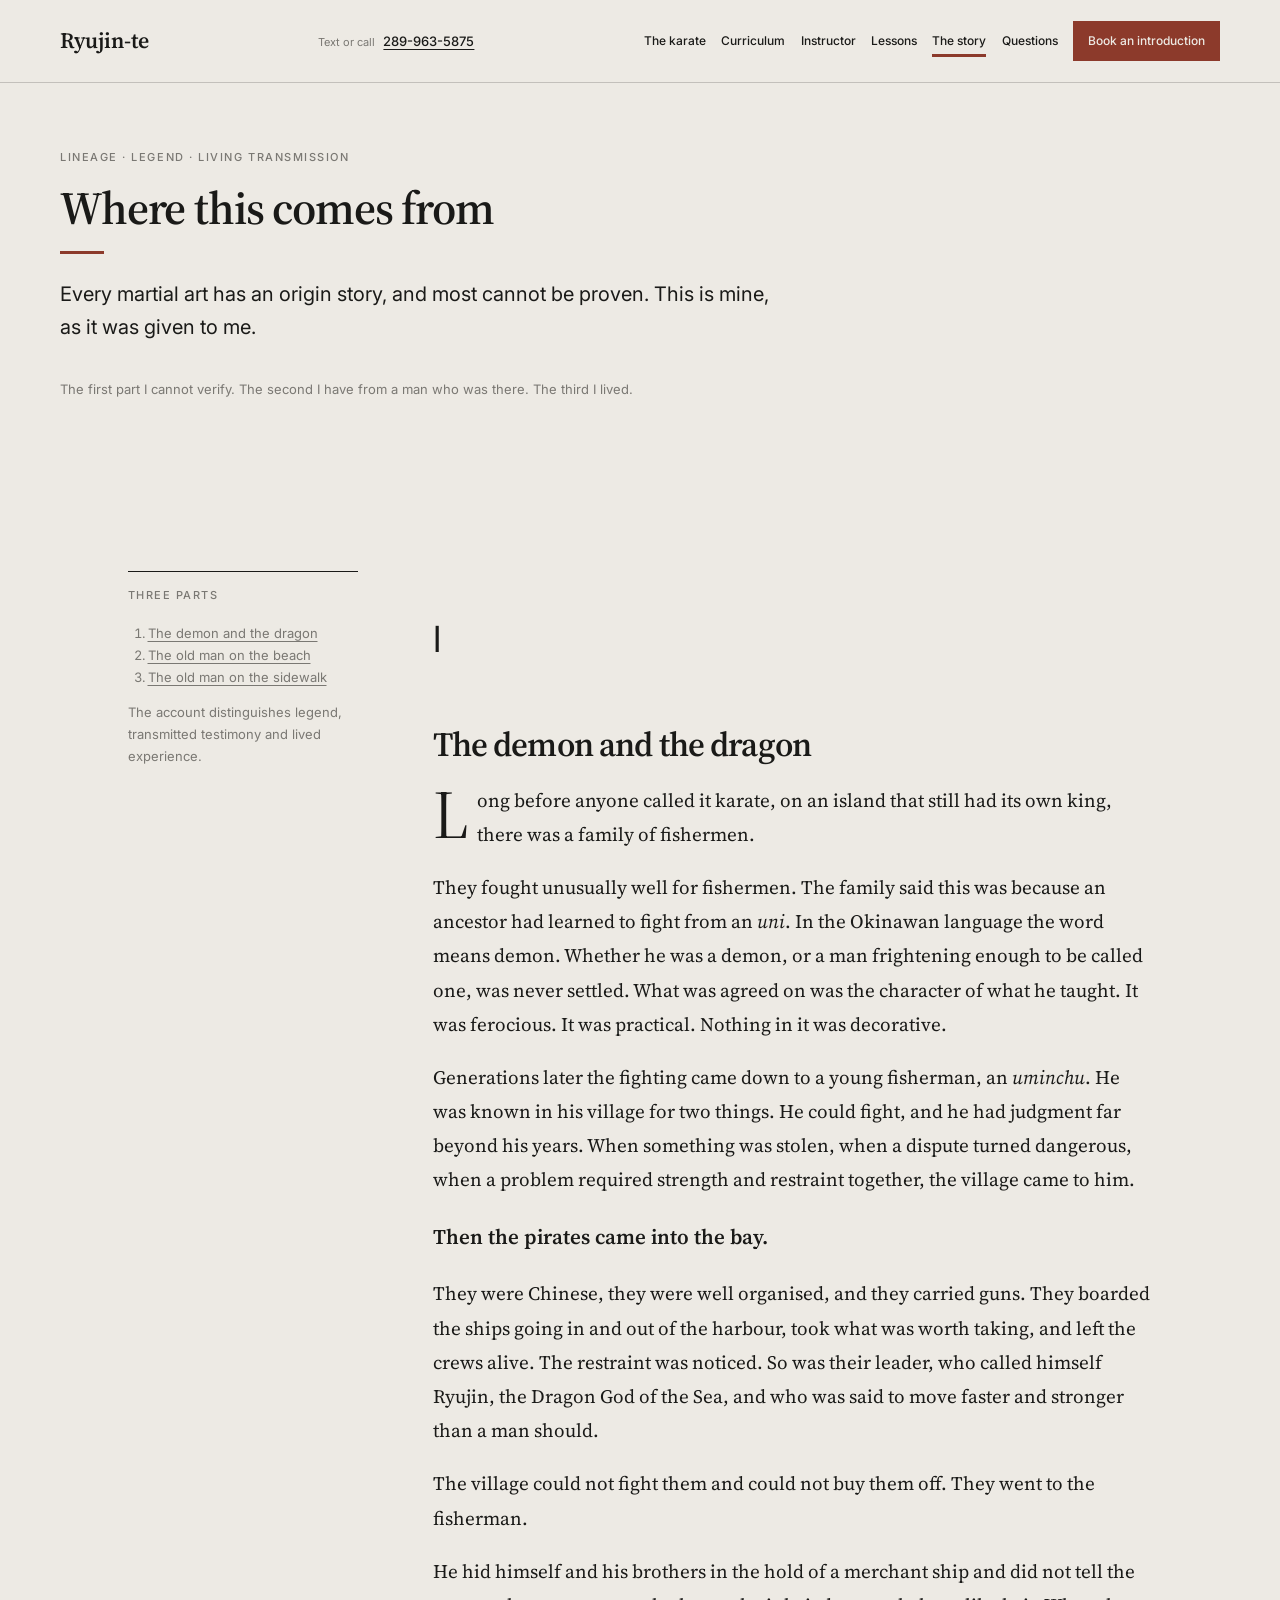
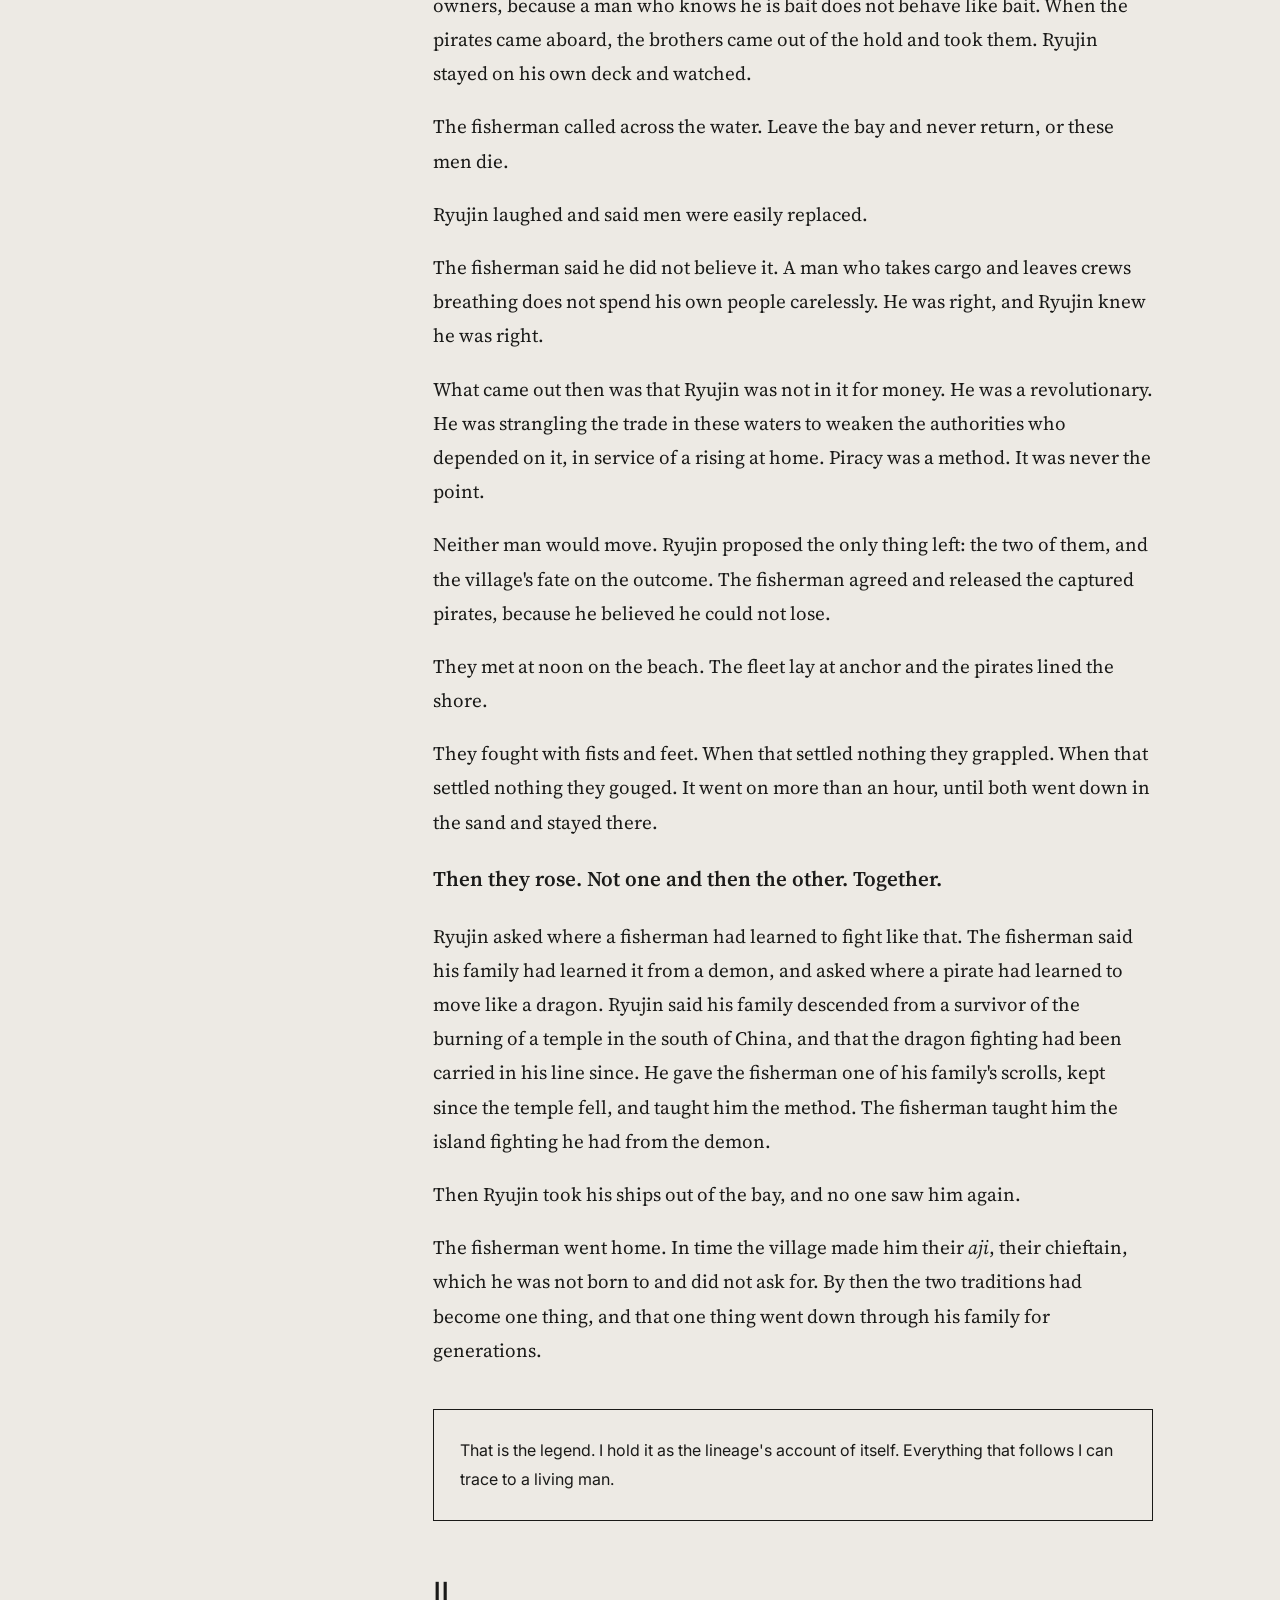
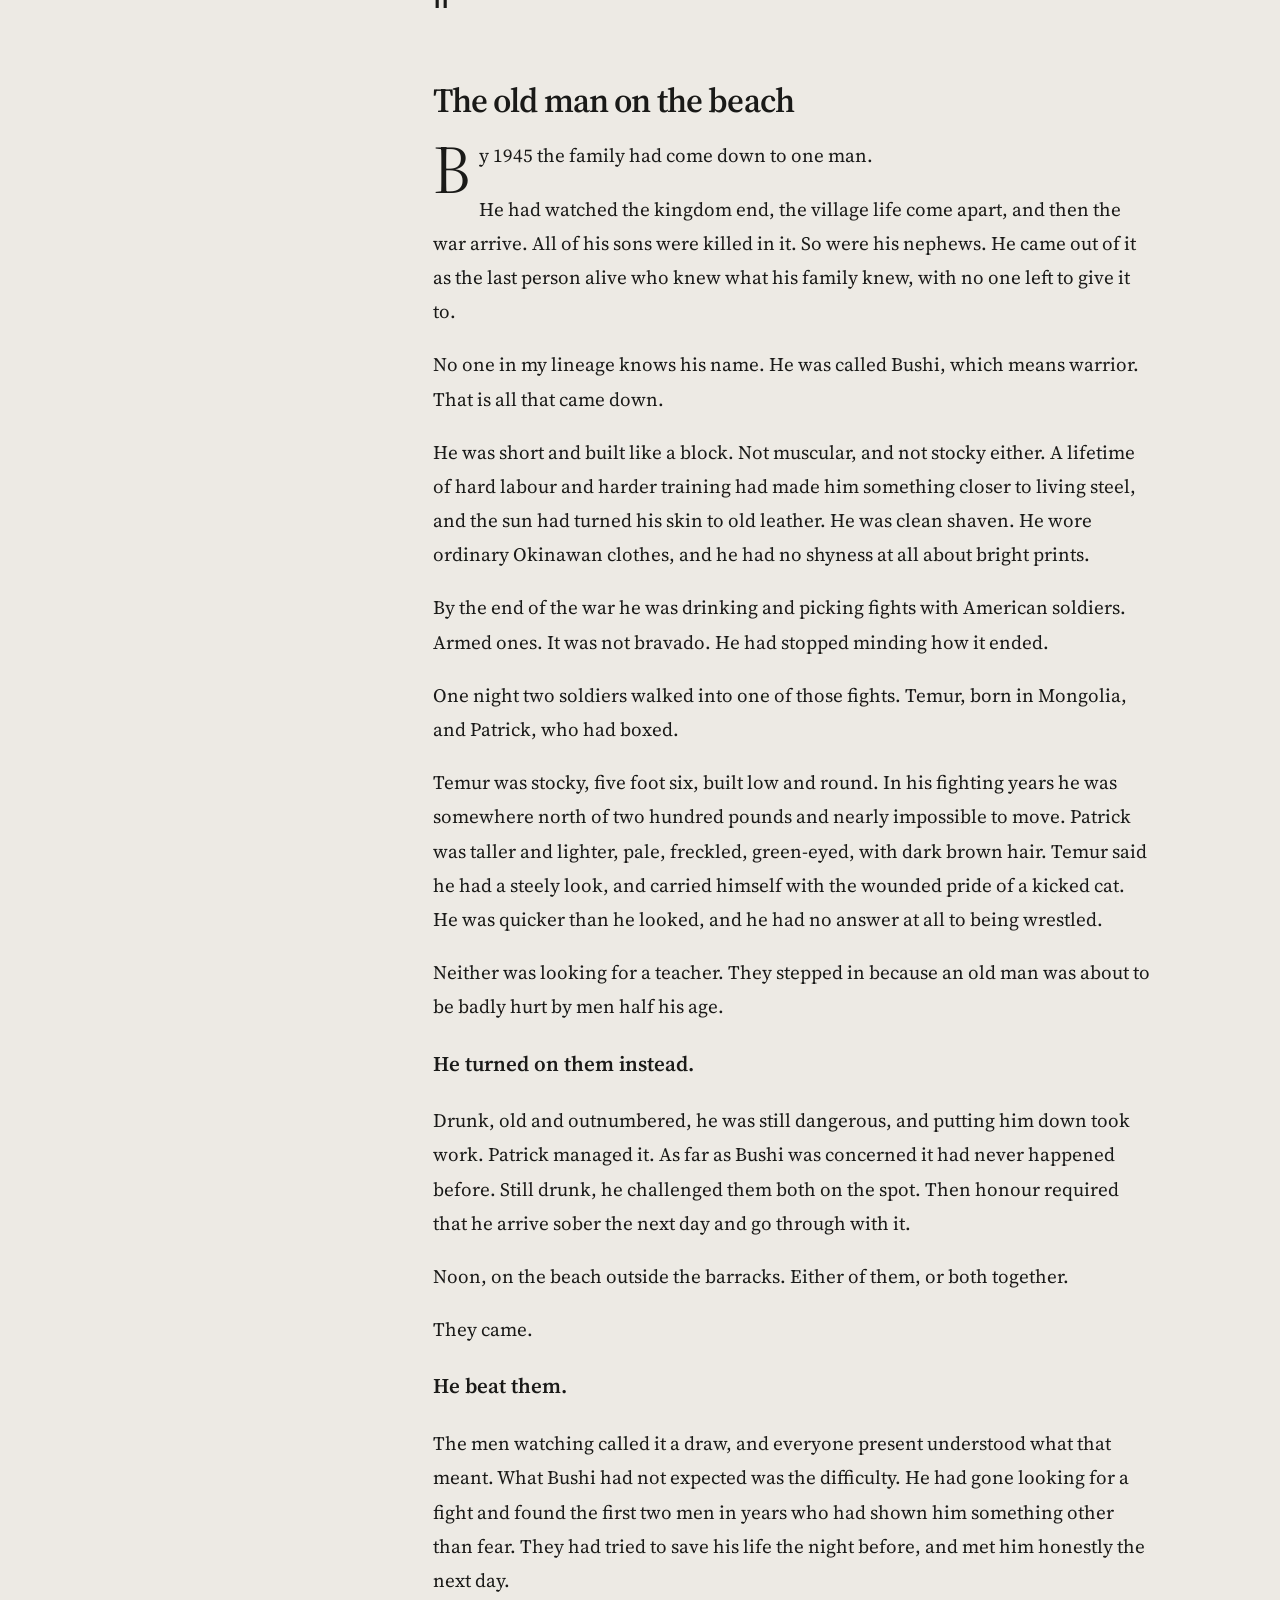
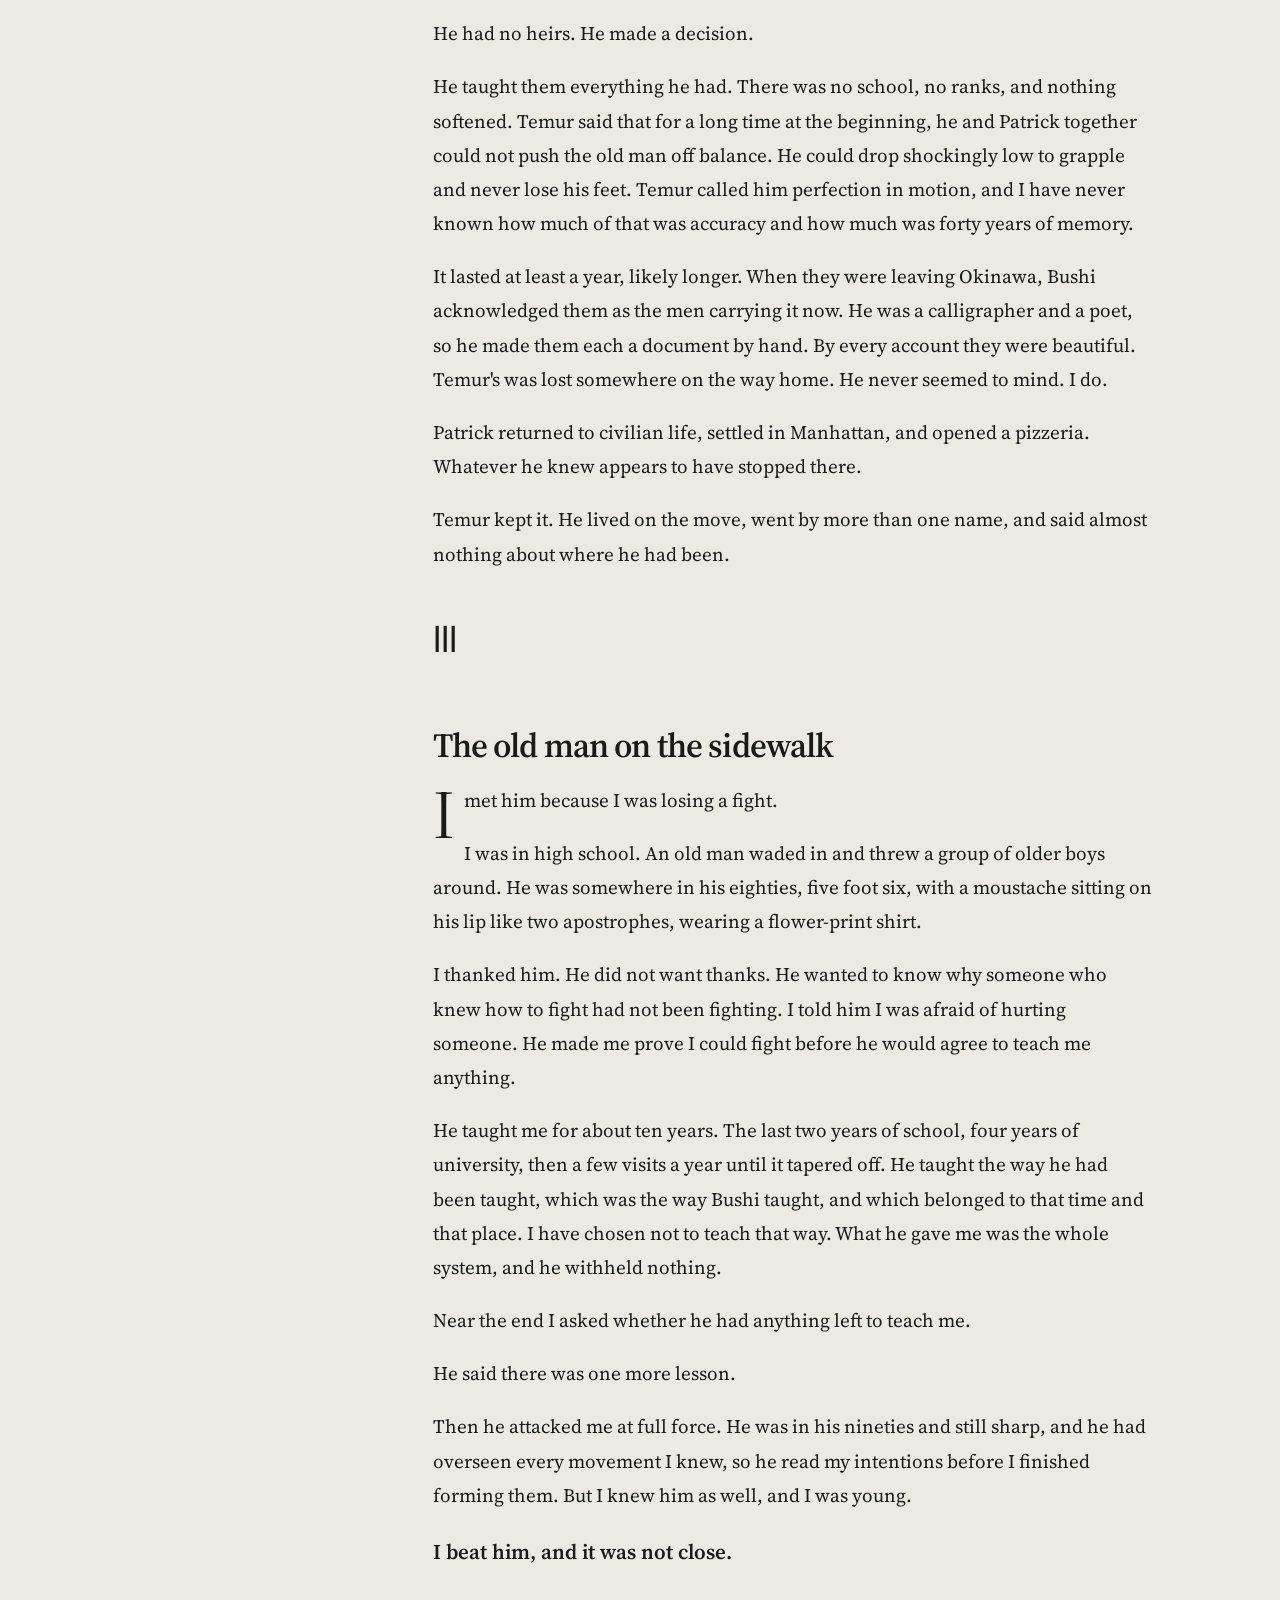
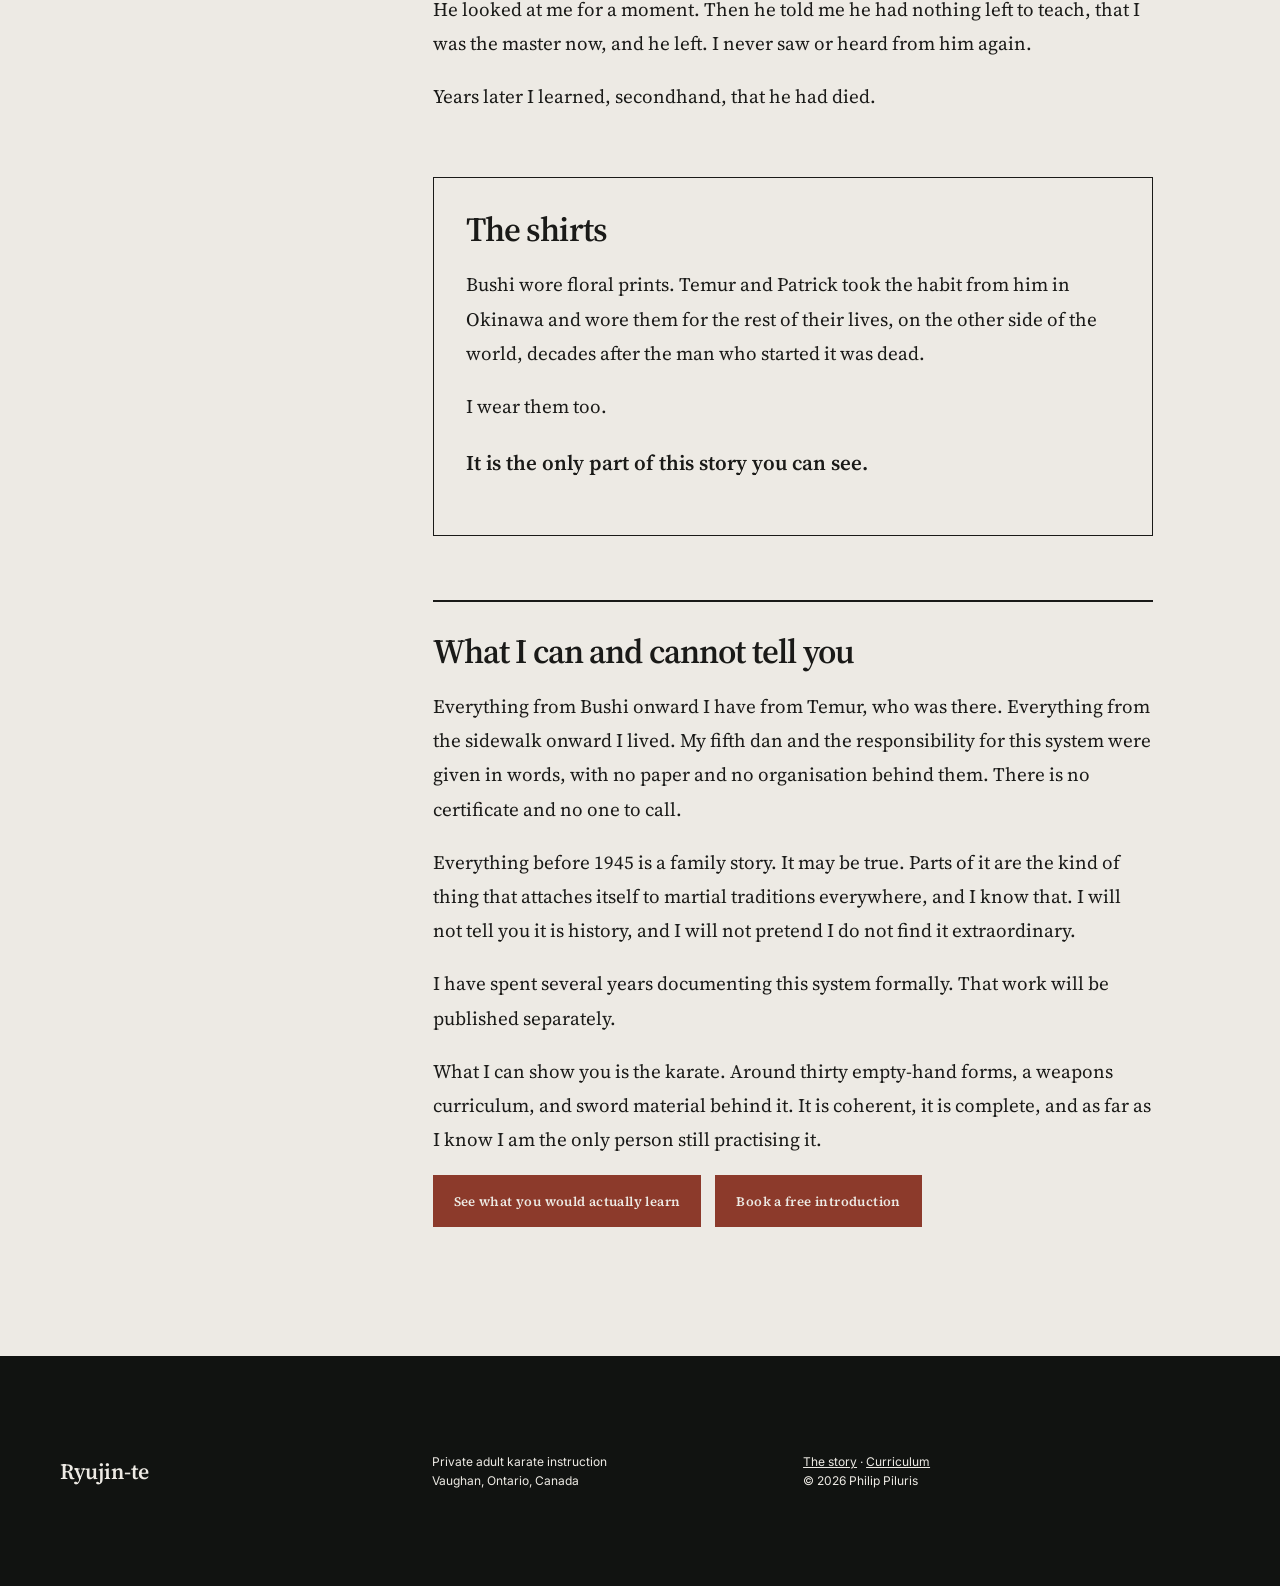
<file: story.html>
<!doctype html>
<html lang="en-CA">
  <head>
    <meta charset="utf-8" />
    <meta name="viewport" content="width=device-width, initial-scale=1" />
    <meta name="theme-color" content="#111311" />
    <meta name="description" content="The transmitted origin story and living lineage of Ryujin-te karate, told by Philip Piluris with its uncertainties stated plainly." />
    <meta property="og:title" content="Where this comes from | Ryujin-te" />
    <meta property="og:description" content="A fisherman, a pirate, the old man on the beach, and the living transmission of Ryujin-te." />
    <meta property="og:type" content="article" />
    <meta property="og:url" content="https://ryujinte.com/story.html" />
    <meta name="twitter:card" content="summary" />
    <link rel="canonical" href="https://ryujinte.com/story.html" />
    <link rel="icon" href="favicon.ico" sizes="any" />
    <link rel="icon" type="image/png" sizes="32x32" href="favicon-32.png" />
    <link rel="apple-touch-icon" href="apple-touch-icon.png" />
    <link rel="manifest" href="site.webmanifest" />
    <link rel="preconnect" href="https://fonts.googleapis.com" />
    <link rel="preconnect" href="https://fonts.gstatic.com" crossorigin />
    <link href="https://fonts.googleapis.com/css2?family=Inter:wght@400;500;600;700&amp;family=Source+Serif+4:opsz,wght@8..60,700;8..60,800&amp;display=swap" rel="stylesheet" />
    <link rel="stylesheet" href="styles.css" />
    <title>Where this comes from | Ryujin-te</title>
  </head>
  <body class="article-page">
    <a class="skip-link" href="#main">Skip to content</a>
    <header class="site-header scrolled" data-header>
      <div class="shell header-inner">
        <a class="wordmark" href="index.html" aria-label="Ryujin-te home"><span class="wordmark-mark" aria-hidden="true"><i></i></span><span>Ryujin-te</span></a>
        <div class="header-contact"><span class="header-phone-wrap"><span class="phone-label">Text or call</span><a class="header-phone" href="tel:+12899635875" data-phone-link>289-963-5875</a></span><button class="nav-toggle" type="button" aria-expanded="false" aria-controls="story-nav" data-nav-toggle><span></span><span></span><span></span><span class="sr-only">Open navigation</span></button></div>
        <nav id="story-nav" class="primary-nav" aria-label="Primary navigation" data-nav><a href="index.html#practice">The karate</a><a href="curriculum.html">Curriculum</a><a href="index.html#instructor">Instructor</a><a href="index.html#learn">Lessons</a><a class="active" href="story.html">The story</a><a href="index.html#questions">Questions</a><a class="nav-phone" href="tel:+12899635875" data-phone-link>289-963-5875</a><a class="nav-cta" href="https://cal.com/philip-piluris-uocpre/free-introduction" data-booking-link>Book an introduction</a></nav>
      </div>
    </header>

    <main id="main">
      <header class="article-hero story-hero" id="story-top">
        <div class="shell reveal">
          <p class="eyebrow">Lineage · Legend · Living transmission</p>
          <h1>Where this comes from</h1>
          <p class="hero-lead">Every martial art has an origin story, and most cannot be proven. This is mine, as it was given to me.</p>
          <p class="article-meta">The first part I cannot verify. The second I have from a man who was there. The third I lived.</p>
        </div>
      </header>

      <article class="article story-article">
        <div class="shell article-layout story-layout">
          <aside class="article-aside story-index" aria-label="Story chapters">
            <p class="aside-label">Three parts</p>
            <ol><li><a href="#demon-dragon">The demon and the dragon</a></li><li><a href="#beach">The old man on the beach</a></li><li><a href="#sidewalk">The old man on the sidewalk</a></li></ol>
            <p>The account distinguishes legend, transmitted testimony and lived experience.</p>
          </aside>
          <div class="article-body story-body">
            <section id="demon-dragon" class="story-part">
              <p class="part-number">I</p>
              <h2>The demon and the dragon</h2>
              <p class="dropcap">Long before anyone called it karate, on an island that still had its own king, there was a family of fishermen.</p>
              <p>They fought unusually well for fishermen. The family said this was because an ancestor had learned to fight from an <em>uni</em>. In the Okinawan language the word means demon. Whether he was a demon, or a man frightening enough to be called one, was never settled. What was agreed on was the character of what he taught. It was ferocious. It was practical. Nothing in it was decorative.</p>
              <p>Generations later the fighting came down to a young fisherman, an <em>uminchu</em>. He was known in his village for two things. He could fight, and he had judgment far beyond his years. When something was stolen, when a dispute turned dangerous, when a problem required strength and restraint together, the village came to him.</p>
              <p class="story-beat">Then the pirates came into the bay.</p>
              <p>They were Chinese, they were well organised, and they carried guns. They boarded the ships going in and out of the harbour, took what was worth taking, and left the crews alive. The restraint was noticed. So was their leader, who called himself Ryujin, the Dragon God of the Sea, and who was said to move faster and stronger than a man should.</p>
              <p>The village could not fight them and could not buy them off. They went to the fisherman.</p>
              <p>He hid himself and his brothers in the hold of a merchant ship and did not tell the owners, because a man who knows he is bait does not behave like bait. When the pirates came aboard, the brothers came out of the hold and took them. Ryujin stayed on his own deck and watched.</p>
              <p>The fisherman called across the water. Leave the bay and never return, or these men die.</p>
              <p>Ryujin laughed and said men were easily replaced.</p>
              <p>The fisherman said he did not believe it. A man who takes cargo and leaves crews breathing does not spend his own people carelessly. He was right, and Ryujin knew he was right.</p>
              <p>What came out then was that Ryujin was not in it for money. He was a revolutionary. He was strangling the trade in these waters to weaken the authorities who depended on it, in service of a rising at home. Piracy was a method. It was never the point.</p>
              <p>Neither man would move. Ryujin proposed the only thing left: the two of them, and the village's fate on the outcome. The fisherman agreed and released the captured pirates, because he believed he could not lose.</p>
              <p>They met at noon on the beach. The fleet lay at anchor and the pirates lined the shore.</p>
              <p>They fought with fists and feet. When that settled nothing they grappled. When that settled nothing they gouged. It went on more than an hour, until both went down in the sand and stayed there.</p>
              <p class="story-beat">Then they rose. Not one and then the other. Together.</p>
              <p>Ryujin asked where a fisherman had learned to fight like that. The fisherman said his family had learned it from a demon, and asked where a pirate had learned to move like a dragon. Ryujin said his family descended from a survivor of the burning of a temple in the south of China, and that the dragon fighting had been carried in his line since. He gave the fisherman one of his family's scrolls, kept since the temple fell, and taught him the method. The fisherman taught him the island fighting he had from the demon.</p>
              <p>Then Ryujin took his ships out of the bay, and no one saw him again.</p>
              <p>The fisherman went home. In time the village made him their <em>aji</em>, their chieftain, which he was not born to and did not ask for. By then the two traditions had become one thing, and that one thing went down through his family for generations.</p>
              <p class="truth-note">That is the legend. I hold it as the lineage's account of itself. Everything that follows I can trace to a living man.</p>
              <p class="back-to-top"><a href="#story-top">Back to the beginning ↑</a></p>
            </section>

            <section id="beach" class="story-part">
              <p class="part-number">II</p>
              <h2>The old man on the beach</h2>
              <p class="dropcap">By 1945 the family had come down to one man.</p>
              <p>He had watched the kingdom end, the village life come apart, and then the war arrive. All of his sons were killed in it. So were his nephews. He came out of it as the last person alive who knew what his family knew, with no one left to give it to.</p>
              <p>No one in my lineage knows his name. He was called Bushi, which means warrior. That is all that came down.</p>
              <p>He was short and built like a block. Not muscular, and not stocky either. A lifetime of hard labour and harder training had made him something closer to living steel, and the sun had turned his skin to old leather. He was clean shaven. He wore ordinary Okinawan clothes, and he had no shyness at all about bright prints.</p>
              <p>By the end of the war he was drinking and picking fights with American soldiers. Armed ones. It was not bravado. He had stopped minding how it ended.</p>
              <p>One night two soldiers walked into one of those fights. Temur, born in Mongolia, and Patrick, who had boxed.</p>
              <p>Temur was stocky, five foot six, built low and round. In his fighting years he was somewhere north of two hundred pounds and nearly impossible to move. Patrick was taller and lighter, pale, freckled, green-eyed, with dark brown hair. Temur said he had a steely look, and carried himself with the wounded pride of a kicked cat. He was quicker than he looked, and he had no answer at all to being wrestled.</p>
              <p>Neither was looking for a teacher. They stepped in because an old man was about to be badly hurt by men half his age.</p>
              <p class="story-beat">He turned on them instead.</p>
              <p>Drunk, old and outnumbered, he was still dangerous, and putting him down took work. Patrick managed it. As far as Bushi was concerned it had never happened before. Still drunk, he challenged them both on the spot. Then honour required that he arrive sober the next day and go through with it.</p>
              <p>Noon, on the beach outside the barracks. Either of them, or both together.</p>
              <p>They came.</p>
              <p class="story-beat">He beat them.</p>
              <p>The men watching called it a draw, and everyone present understood what that meant. What Bushi had not expected was the difficulty. He had gone looking for a fight and found the first two men in years who had shown him something other than fear. They had tried to save his life the night before, and met him honestly the next day.</p>
              <p>He had no heirs. He made a decision.</p>
              <p>He taught them everything he had. There was no school, no ranks, and nothing softened. Temur said that for a long time at the beginning, he and Patrick together could not push the old man off balance. He could drop shockingly low to grapple and never lose his feet. Temur called him perfection in motion, and I have never known how much of that was accuracy and how much was forty years of memory.</p>
              <p>It lasted at least a year, likely longer. When they were leaving Okinawa, Bushi acknowledged them as the men carrying it now. He was a calligrapher and a poet, so he made them each a document by hand. By every account they were beautiful. Temur's was lost somewhere on the way home. He never seemed to mind. I do.</p>
              <p>Patrick returned to civilian life, settled in Manhattan, and opened a pizzeria. Whatever he knew appears to have stopped there.</p>
              <p>Temur kept it. He lived on the move, went by more than one name, and said almost nothing about where he had been.</p>
              <p class="back-to-top"><a href="#story-top">Back to the beginning ↑</a></p>
            </section>

            <section id="sidewalk" class="story-part">
              <p class="part-number">III</p>
              <h2>The old man on the sidewalk</h2>
              <p class="dropcap">I met him because I was losing a fight.</p>
              <p>I was in high school. An old man waded in and threw a group of older boys around. He was somewhere in his eighties, five foot six, with a moustache sitting on his lip like two apostrophes, wearing a flower-print shirt.</p>
              <p>I thanked him. He did not want thanks. He wanted to know why someone who knew how to fight had not been fighting. I told him I was afraid of hurting someone. He made me prove I could fight before he would agree to teach me anything.</p>
              <p>He taught me for about ten years. The last two years of school, four years of university, then a few visits a year until it tapered off. He taught the way he had been taught, which was the way Bushi taught, and which belonged to that time and that place. I have chosen not to teach that way. What he gave me was the whole system, and he withheld nothing.</p>
              <p>Near the end I asked whether he had anything left to teach me.</p>
              <p>He said there was one more lesson.</p>
              <p>Then he attacked me at full force. He was in his nineties and still sharp, and he had overseen every movement I knew, so he read my intentions before I finished forming them. But I knew him as well, and I was young.</p>
              <p class="story-beat">I beat him, and it was not close.</p>
              <p>He looked at me for a moment. Then he told me he had nothing left to teach, that I was the master now, and he left. I never saw or heard from him again.</p>
              <p>Years later I learned, secondhand, that he had died.</p>
              <p class="back-to-top"><a href="#story-top">Back to the beginning ↑</a></p>
            </section>

            <section class="story-coda shirt-panel">
              <h2>The shirts</h2>
              <p>Bushi wore floral prints. Temur and Patrick took the habit from him in Okinawa and wore them for the rest of their lives, on the other side of the world, decades after the man who started it was dead.</p>
              <p>I wear them too.</p>
              <p class="story-beat">It is the only part of this story you can see.</p>
            </section>

            <section class="story-coda disclosure-block">
              <h2>What I can and cannot tell you</h2>
              <p>Everything from Bushi onward I have from Temur, who was there. Everything from the sidewalk onward I lived. My fifth dan and the responsibility for this system were given in words, with no paper and no organisation behind them. There is no certificate and no one to call.</p>
              <p>Everything before 1945 is a family story. It may be true. Parts of it are the kind of thing that attaches itself to martial traditions everywhere, and I know that. I will not tell you it is history, and I will not pretend I do not find it extraordinary.</p>
              <p>I have spent several years documenting this system formally. That work will be published separately.</p>
              <p>What I can show you is the karate. Around thirty empty-hand forms, a weapons curriculum, and sword material behind it. It is coherent, it is complete, and as far as I know I am the only person still practising it.</p>
              <p class="story-actions"><a class="button button-primary" href="curriculum.html">See what you would actually learn</a><a class="button button-secondary" href="https://cal.com/philip-piluris-uocpre/free-introduction" data-booking-link>Book a free introduction</a></p>
            </section>
          </div>
        </div>
      </article>
    </main>

    <footer class="site-footer"><div class="shell footer-grid"><a class="wordmark footer-wordmark" href="index.html"><span class="wordmark-mark" aria-hidden="true"><i></i></span><span>Ryujin-te</span></a><p>Private adult karate instruction<br />Vaughan, Ontario, Canada</p><p><a href="story.html">The story</a> · <a href="curriculum.html">Curriculum</a><br />© <span data-year>2026</span> Philip Piluris</p></div></footer>
    <script src="site-config.js"></script><script src="script.js" defer></script>
  </body>
</html>
</file>
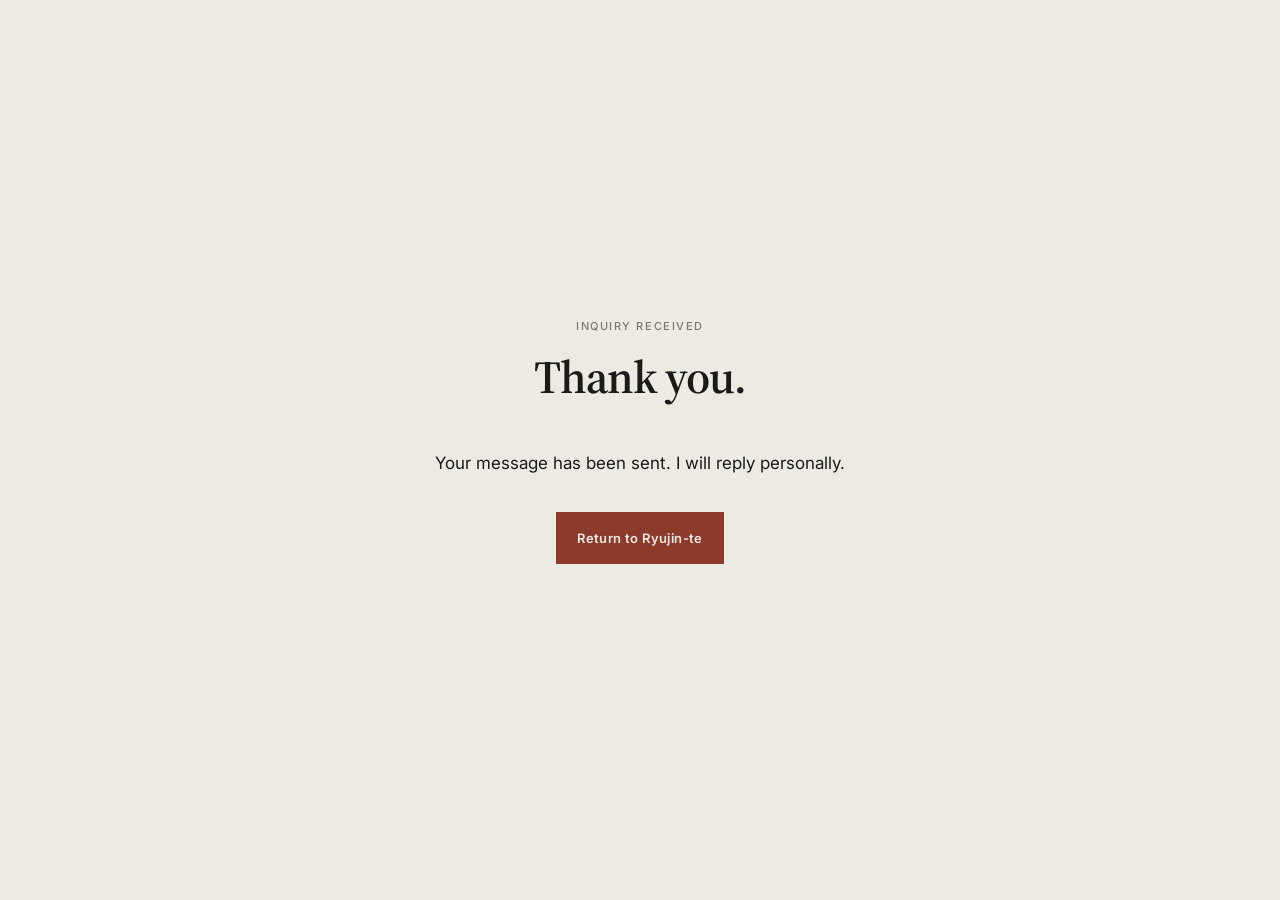
<file: thanks.html>
<!doctype html>
<html lang="en-CA">
  <head>
    <meta charset="utf-8" />
    <meta name="viewport" content="width=device-width, initial-scale=1" />
    <meta name="theme-color" content="#111311" />
    <link rel="icon" href="favicon.ico" sizes="any" />
    <link rel="icon" type="image/png" sizes="32x32" href="favicon-32.png" />
    <link rel="apple-touch-icon" href="apple-touch-icon.png" />
    <link rel="manifest" href="site.webmanifest" />
    <link rel="preconnect" href="https://fonts.googleapis.com" />
    <link rel="preconnect" href="https://fonts.gstatic.com" crossorigin />
    <link href="https://fonts.googleapis.com/css2?family=Inter:wght@400;500;600;700&amp;family=Source+Serif+4:opsz,wght@8..60,700;8..60,800&amp;display=swap" rel="stylesheet" />
    <link rel="stylesheet" href="styles.css" />
    <title>Thank you | Ryujin-te</title>
  </head>
  <body class="section-ink">
    <main class="shell standalone-message"><p class="eyebrow">Inquiry received</p><h1>Thank you.</h1><p>Your message has been sent. I will reply personally.</p><p><a class="button button-light" href="/">Return to Ryujin-te</a></p></main>
  </body>
</html>
</file>
<file: styles.css>
:root {
  --ground: #111311;
  --paper: #EDEAE4;
  --ink: #1A1A18;
  --accent: #8C3A2B;
  --muted: #7A7873;
  --onDark: #EDEAE4;
  --serif: "Source Serif 4", Georgia, "Times New Roman", serif;
  --sans: Inter, ui-sans-serif, -apple-system, BlinkMacSystemFont, "Segoe UI", sans-serif;
  --shell: min(1160px, calc(100vw - 40px));
}

* { box-sizing: border-box; }
html { scroll-behavior: smooth; }
body { margin: 0; background: var(--paper); color: var(--ink); font-family: var(--sans); font-size: 17px; font-weight: 400; line-height: 1.7; }
a { color: inherit; }
button, a { -webkit-tap-highlight-color: transparent; }
img { display: block; max-width: 100%; }
.shell { width: var(--shell); margin-inline: auto; }
.sr-only { position: absolute; width: 1px; height: 1px; padding: 0; margin: -1px; overflow: hidden; clip: rect(0,0,0,0); white-space: nowrap; border: 0; }
.skip-link { position: fixed; z-index: 999; top: -60px; left: 16px; padding: 10px 14px; background: var(--paper); color: var(--ink); font-weight: 600; }
.skip-link:focus { top: 16px; }

h1, h2, h3, h4 { margin-top: 0; color: var(--ink); font-family: var(--serif); font-weight: 600; letter-spacing: -.025em; }
h1 { font-size: 46px; line-height: 1.05; }
h2 { font-size: 34px; line-height: 1.12; }
h3 { font-size: 20px; line-height: 1.25; }
h4 { font-size: 18px; line-height: 1.3; }

.site-header { position: fixed; z-index: 100; inset: 0 0 auto; background: var(--paper); border-bottom: 1px solid color-mix(in srgb, var(--ink) 20%, transparent); }
.site-header.scrolled { background: color-mix(in srgb, var(--paper) 96%, transparent); backdrop-filter: blur(14px); }
.header-inner { min-height: 82px; display: flex; align-items: center; justify-content: space-between; gap: 28px; }
.header-contact { display: flex; align-items: center; gap: 16px; }
.wordmark { display: inline-flex; min-height: 44px; align-items: center; color: var(--ink); font-family: var(--serif); font-size: 22px; font-weight: 600; text-decoration: none; }
.wordmark-mark { display: none; }
.header-phone-wrap { display: flex; align-items: baseline; gap: 8px; white-space: nowrap; }
.phone-label { color: var(--muted); font-size: 11px; }
.header-phone { color: var(--ink); font-size: 13px; font-weight: 500; text-underline-offset: 3px; }
.primary-nav { display: flex; align-items: center; gap: clamp(10px,1.2vw,18px); }
.primary-nav a { position: relative; padding-block: 10px; color: var(--ink); font-size: 12px; font-weight: 500; text-decoration: none; }
.primary-nav a:hover, .primary-nav a:focus-visible { text-decoration: underline; text-underline-offset: 5px; }
.primary-nav a.active::after { content: ""; position: absolute; right: 0; bottom: 4px; left: 0; height: 3px; background: var(--accent); }
.primary-nav .nav-cta { padding: 10px 15px; background: var(--accent); color: var(--onDark); }
.primary-nav .nav-cta:hover, .primary-nav .nav-cta:focus-visible { background: var(--ink); text-decoration: none; }
.nav-phone { display: none; }
.nav-toggle { display: none; width: 48px; height: 48px; padding: 11px; background: transparent; border: 0; }
.nav-toggle > span:not(.sr-only) { display: block; width: 24px; height: 1px; margin: 5px 0; background: var(--ink); }

.eyebrow, .aside-label, .offer-kicker { margin: 0 0 20px; color: var(--muted); font-size: 11px; font-weight: 500; letter-spacing: .14em; line-height: 1.3; text-transform: uppercase; }
.button { display: inline-flex; min-height: 52px; align-items: center; justify-content: center; padding: 12px 21px; background: var(--accent); border: 0; color: var(--onDark); font-size: 13px; font-weight: 600; letter-spacing: .03em; text-decoration: none; transition: background .2s ease, transform .2s ease; }
.button:hover, .button:focus-visible { background: var(--ink); transform: translateY(-2px); }
.instructor-band .button:hover, .legend-band .button:hover, .safety-section .button:hover, .site-footer .button:hover { background: var(--paper); color: var(--ink); }
.button-primary, .button-secondary, .button-light { background: var(--accent); color: var(--onDark); }
.text-link { display: inline-flex; min-height: 44px; align-items: center; gap: 8px; color: inherit; font-weight: 500; text-underline-offset: 5px; }
.text-link span { transition: transform .2s ease; }
.text-link:hover span { transform: translateX(4px); }

.hero { min-height: 680px; padding: 165px 0 90px; background: var(--paper); }
.hero-grid { display: grid; grid-template-columns: minmax(0,1.55fr) minmax(280px,.65fr); gap: 80px; align-items: end; }
.hero h1 { max-width: 780px; margin-bottom: 26px; }
.hero-lead { max-width: 720px; margin: 0 0 34px; color: var(--ink); font-size: 20px; line-height: 1.65; }
.hero-actions { display: flex; flex-wrap: wrap; align-items: center; gap: 22px; }
.hero-aside { padding: 28px 0 0 28px; border-left: 1px solid var(--ink); }
.hero-aside h2 { margin-bottom: 14px; }
.at-a-glance { margin: 25px 0 0; }
.at-a-glance div { display: grid; grid-template-columns: 100px 1fr; gap: 12px; padding: 10px 0; border-top: 1px solid color-mix(in srgb, var(--ink) 20%, transparent); }
.at-a-glance dt { color: var(--muted); font-size: 11px; font-weight: 500; text-transform: uppercase; }
.at-a-glance dd { margin: 0; font-size: 14px; }

.trust-bar { background: var(--paper); border-block: 1px solid color-mix(in srgb, var(--ink) 22%, transparent); }
.trust-list { display: grid; grid-template-columns: repeat(4,1fr); }
.trust-list span { min-height: 68px; display: grid; place-items: center; padding: 14px 18px; border-left: 1px solid color-mix(in srgb, var(--ink) 22%, transparent); font-size: 11px; font-weight: 500; letter-spacing: .04em; text-align: center; text-transform: uppercase; }
.trust-list span:last-child { border-right: 1px solid color-mix(in srgb, var(--ink) 22%, transparent); }

.image-band { width: 100%; height: clamp(320px,46vw,650px); margin: 0; overflow: hidden; background: var(--paper); }
.image-band img { width: 100%; height: 100%; object-fit: cover; filter: saturate(.9) contrast(1.06); }
.image-band-motion img { object-position: center 42%; }
.media-section { padding: 90px 0; background: var(--paper); }
.media-grid { display: grid; grid-template-columns: .72fr 1.28fr; gap: 70px; align-items: center; }
.media-copy h2 { margin-bottom: 20px; }
.video-frame { position: relative; overflow: hidden; aspect-ratio: 16/9; background: var(--ink); }
.video-frame iframe { width: 100%; height: 100%; border: 0; }

.section { padding: 104px 0; background: var(--paper); color: var(--ink); }
.section-paper, .section-mist, .section-ink { background: var(--paper); color: var(--ink); }
.section-heading { max-width: 790px; margin-bottom: 58px; }
.section-heading h2 { margin-bottom: 22px; }
.section-heading h2::after, .contact-heading h2::after, .instructor-copy h2::after, .legend-inner h2::after, .article-hero h1::after { content: ""; display: block; width: 44px; height: 3px; margin-top: 18px; background: var(--accent); }
.section-heading > p:last-child { max-width: 680px; margin-bottom: 0; color: var(--muted); }
.section-heading.inverse h2, .section-heading.inverse > p:last-child { color: inherit; }
.demand-line { max-width: 740px; margin-top: 28px !important; padding-top: 24px; border-top: 1px solid var(--ink); color: var(--ink) !important; }
.demand-line strong { font-weight: 600; }

.principles-grid { display: grid; grid-template-columns: repeat(3,1fr); border: 1px solid var(--ink); }
.principle { min-height: 310px; padding: 34px 30px; background: var(--paper); }
.principle + .principle { border-left: 1px solid var(--ink); }
.principle-number, .setting-grid span { display: block; color: var(--accent); font-size: 20px; font-weight: 500; }
.principle h3 { margin: 58px 0 16px; }
.principle p { margin: 0; color: var(--muted); }
.section-visual { width: 100%; height: 520px; margin: 60px 0 0; overflow: hidden; background: var(--paper); }
.section-visual img { width: 100%; height: 100%; object-fit: cover; filter: saturate(.9) contrast(1.06); }
.section-visual figcaption { display: none; }
.center-link { margin: 36px 0 0; text-align: center; }

.timeline-section { background: var(--paper); }
.training-path { display: grid; grid-template-columns: repeat(3,1fr); border-block: 1px solid var(--ink); }
.training-path div { padding: 26px 26px 28px 0; }
.training-path div + div { padding-left: 26px; border-left: 1px solid var(--ink); }
.training-path span { display: block; margin-bottom: 9px; color: var(--ink); font-size: 11px; font-weight: 500; letter-spacing: .08em; text-transform: uppercase; }
.training-path strong { font-family: var(--serif); font-size: 18px; font-weight: 500; line-height: 1.45; }

.instructor-band { background: var(--ground); color: var(--onDark); }
.instructor-grid { display: grid; grid-template-columns: minmax(300px,.8fr) minmax(0,1.2fr); gap: 80px; align-items: center; }
.instructor-grid.no-portrait { grid-template-columns: minmax(0,800px); justify-content: center; }
.instructor-grid.no-portrait .portrait-wrap { display: none; }
.portrait-frame { position: relative; min-height: 590px; overflow: hidden; background: var(--ground); }
.portrait-frame img { position: absolute; width: 100%; height: 100%; object-fit: cover; filter: saturate(.9) contrast(1.06); }
.instructor-copy, .instructor-copy h2, .instructor-copy p, .instructor-copy .text-link { color: var(--onDark); }
.instructor-copy h2 { margin-bottom: 26px; }
.instructor-copy p { font-size: 17px; }
.instructor-copy .eyebrow { color: var(--onDark); opacity: .68; }
.instructor-copy .text-link { margin-top: 10px; }

.legend-band { padding: 96px 0; background: var(--ground); color: var(--onDark); text-align: center; }
.legend-inner { max-width: 820px; }
.legend-inner h2 { margin-bottom: 22px; color: var(--onDark); }
.legend-inner h2::after { margin-right: auto; margin-left: auto; }
.legend-inner p { max-width: 660px; margin: 0 auto 28px; color: var(--onDark); }

.offer-grid { display: grid; grid-template-columns: 1fr 1fr; border: 1px solid var(--ink); }
.offer-card { display: flex; flex-direction: column; padding: 40px; background: var(--paper); color: var(--ink); }
.offer-card + .offer-card { border-left: 1px solid var(--ink); }
.offer-card h3, .offer-featured h3 { color: var(--ink); }
.offer-card > p:not(.offer-kicker), .offer-featured > p:not(.offer-kicker) { color: var(--muted); }
.plain-offer-detail, .inline-price { margin: auto 0 22px !important; padding-top: 22px; border-top: 1px solid var(--ink); }
.inline-price { display: flex; flex-wrap: wrap; gap: 9px; color: var(--ink) !important; font-family: var(--serif); }
.offer-proof { color: var(--ink) !important; }
.training-setting { margin-top: 60px; padding: 44px; border: 1px solid var(--ink); background: var(--paper); }
.training-setting-intro { display: grid; grid-template-columns: .72fr 1.28fr; gap: 10px 60px; }
.training-setting-intro .eyebrow { grid-column: 1/-1; }
.training-setting-intro h3 { margin: 0; }
.training-setting-intro > p:last-child { margin: 0; color: var(--muted); }
.setting-grid { display: grid; grid-template-columns: repeat(3,1fr); margin-top: 40px; border-block: 1px solid var(--ink); }
.setting-grid article { padding: 24px 24px 26px 0; }
.setting-grid article + article { padding-left: 24px; border-left: 1px solid var(--ink); }
.setting-grid h4 { margin: 14px 0 8px; }
.setting-grid p { margin: 0; color: var(--muted); font-size: 15px; }
.weekend-note { margin: 26px 0 0; color: var(--muted); font-size: 14px; text-align: center; }

.safety-section { background: var(--ground); color: var(--onDark); }
.safety-grid { display: grid; grid-template-columns: .9fr 1.1fr; gap: 70px; align-items: center; }
.safety-mark { display: none; }
.safety-section .section-heading { margin: 0; }
.safety-section .section-heading h2, .safety-section .section-heading > p:last-child { color: var(--onDark); }
.safety-section .eyebrow { color: var(--onDark); opacity: .68; }
.safety-copy { padding-left: 40px; border-left: 1px solid var(--onDark); color: var(--onDark); }
.safety-copy p:last-child { margin-bottom: 0; }

.faq-layout { display: grid; grid-template-columns: .72fr 1.28fr; gap: 70px; }
.faq-layout .section-heading { margin: 0; }
.faq-list { border-top: 1px solid var(--ink); }
.faq-list details { border-bottom: 1px solid color-mix(in srgb, var(--ink) 30%, transparent); }
.faq-list summary { position: relative; padding: 22px 48px 22px 0; cursor: pointer; list-style: none; color: var(--ink); font-family: var(--serif); font-size: 20px; font-weight: 500; }
.faq-list summary::-webkit-details-marker { display: none; }
.faq-list summary::after { content: "+"; position: absolute; top: 18px; right: 8px; color: var(--ink); font-family: var(--sans); font-size: 26px; font-weight: 400; transition: transform .2s ease; }
.faq-list details[open] summary::after { transform: rotate(45deg); }
.faq-list details p { margin: -2px 42px 22px 0; color: var(--muted); }

.contact-section { padding: 104px 0; background: var(--paper); color: var(--ink); }
.contact-heading { margin-bottom: 48px; }
.contact-heading h2 { margin-bottom: 18px; }
.contact-intro { color: var(--muted); }
.direct-contact { display: flex; flex-wrap: wrap; align-items: end; gap: 18px 30px; }
.direct-contact > a { display: inline-flex; min-height: 44px; align-items: center; color: var(--ink); font-weight: 500; }
.phone-contact { display: flex; align-items: baseline; gap: 8px; }
.phone-contact strong { color: var(--muted); font-size: 11px; font-weight: 500; }
.phone-contact a { color: var(--ink); font-weight: 500; }
.contact-grid { display: grid; grid-template-columns: 1.08fr .92fr; gap: 30px; align-items: stretch; }
.contact-form-grid.no-contact-image { grid-template-columns: minmax(0,780px); justify-content: center; }
.contact-form { display: grid; gap: 18px; padding: 34px; background: var(--paper); border: 1px solid var(--ink); }
.form-row { display: grid; grid-template-columns: 1fr 1fr; gap: 18px; }
.contact-form label { display: grid; gap: 7px; color: var(--ink); font-size: 12px; font-weight: 500; }
.contact-form input, .contact-form select, .contact-form textarea { width: 100%; padding: 12px 13px; background: var(--paper); border: 1px solid var(--ink); border-radius: 0; outline: 0; color: var(--ink); font: inherit; font-size: 15px; }
.contact-form input:focus, .contact-form select:focus, .contact-form textarea:focus { outline: 2px solid var(--ink); outline-offset: 2px; }
.contact-form textarea { resize: vertical; }
.contact-form .button { width: fit-content; cursor: pointer; }
.form-note { margin: -4px 0 0; color: var(--muted); font-size: 11px; }
.form-honeypot { position: absolute !important; left: -9999px !important; width: 1px !important; height: 1px !important; opacity: 0 !important; }
.contact-environment { min-height: 100%; margin: 0; overflow: hidden; background: var(--paper); }
.contact-environment img { width: 100%; height: 100%; min-height: 610px; object-fit: cover; filter: saturate(.9) contrast(1.06); }

.site-footer { min-height: 230px; display: grid; align-items: center; padding: 48px 0; background: var(--ground); color: var(--onDark); }
.footer-grid { display: grid; grid-template-columns: 1fr 1fr 1.25fr; gap: 38px; align-items: center; }
.footer-wordmark, .footer-grid a { color: var(--onDark); }
.footer-grid p { margin: 0; font-size: 12px; line-height: 1.6; }

/* Story and curriculum pages retain their existing content and use the same restrained system. */
.article-page { background: var(--paper); }
.article-hero { padding: 150px 0 76px; background: var(--paper); color: var(--ink); }
.article-hero h1 { max-width: 920px; margin-bottom: 24px; color: var(--ink); }
.article-hero .hero-lead { color: var(--ink); }
.article-meta { color: var(--muted); font-size: 13px; }
.article { padding: 82px 0 110px; background: var(--paper); }
.article-layout { display: grid; grid-template-columns: 230px minmax(0,720px); gap: 75px; justify-content: center; }
.article-aside { position: sticky; top: 110px; align-self: start; padding-top: 16px; border-top: 1px solid var(--ink); color: var(--muted); font-size: 13px; }
.article-aside ol { padding-left: 20px; }
.article-aside a { text-underline-offset: 3px; }
.article-body { font-family: var(--serif); font-size: 19px; line-height: 1.8; }
.article-body h2 { margin: 54px 0 17px; }
.article-body h2:first-child { margin-top: 0; }
.dropcap::first-letter { float: left; margin: 8px 9px 0 0; font-size: 68px; line-height: .72; }
.story-part { scroll-margin-top: 120px; }
.story-beat { font-size: 21px; font-weight: 600; }
.truth-note, .article-body .verdict { margin: 42px 0; padding: 26px; background: var(--paper); border: 1px solid var(--ink); font-family: var(--sans); font-size: 16px; }
.part-number { margin-bottom: 8px; color: var(--ink); font-family: var(--sans); font-size: 36px; }
.story-coda { margin-top: 64px; padding-top: 30px; border-top: 1px solid var(--ink); }
.shirt-panel { padding: 32px; border: 1px solid var(--ink); }
.disclosure-block { border-top-width: 2px; }
.story-actions { display: flex; flex-wrap: wrap; gap: 14px; align-items: center; }
.back-to-top { display: none; margin-top: 28px !important; font-family: var(--sans); font-size: 13px; }

.article-jump-nav { position: sticky; z-index: 90; top: 82px; overflow-x: auto; background: var(--paper); border-block: 1px solid color-mix(in srgb, var(--ink) 24%, transparent); }
.article-jump-nav .shell { display: flex; min-width: max-content; justify-content: center; }
.article-jump-nav a { display: inline-flex; min-height: 50px; align-items: center; padding: 8px 15px; color: var(--ink); font-size: 12px; font-weight: 500; }
#shape, #road, #experienced, #grading, #starting-late, #purpose { scroll-margin-top: 145px; }
.curriculum-shape { background: var(--paper); }
.curriculum-stats { display: grid; grid-template-columns: repeat(3,1fr); border: 1px solid var(--ink); }
.curriculum-stat { min-height: 240px; display: flex; flex-direction: column; padding: 30px; }
.curriculum-stat + .curriculum-stat { border-left: 1px solid var(--ink); }
.curriculum-stat > strong { color: var(--ink); font-family: var(--serif); font-size: 38px; font-weight: 600; }
.curriculum-stat h3 { margin: auto 0 10px; }
.curriculum-stat p { margin: 0; color: var(--muted); font-size: 15px; }
.curriculum-prose { display: grid; grid-template-columns: 1fr 1fr; gap: 40px; margin-top: 48px; }
.curriculum-road-layout, .grading-layout, .longform-split { display: grid; grid-template-columns: .72fr 1.28fr; gap: 70px; }
.road-list { margin: 0; padding: 0; list-style: none; border-top: 1px solid var(--ink); }
.road-list li { display: grid; grid-template-columns: 68px 1fr; gap: 20px; padding: 26px 0; border-bottom: 1px solid color-mix(in srgb, var(--ink) 28%, transparent); }
.road-list li > span { color: var(--ink); font-family: var(--serif); font-size: 30px; }
.road-list h3 { margin-bottom: 7px; }
.road-list p { margin: 0; color: var(--muted); }
.experienced-section, .ethic-section { background: var(--paper); color: var(--ink); }
.experienced-section .inverse, .ethic-section .inverse, .experienced-section .inverse-copy, .ethic-section .inverse-copy { color: var(--ink); }
.experienced-grid { display: grid; grid-template-columns: 1fr 1fr; border: 1px solid var(--ink); }
.experienced-card { padding: 30px; background: var(--paper); }
.experienced-card:nth-child(even) { border-left: 1px solid var(--ink); }
.experienced-card:nth-child(n+3) { border-top: 1px solid var(--ink); }
.experienced-card p { color: var(--muted); }
.inline-cta { padding: 52px 0; background: var(--paper); border-block: 1px solid var(--ink); color: var(--ink); }
.inline-cta .shell { display: grid; grid-template-columns: 1fr auto; gap: 45px; align-items: center; }
.inline-cta h2 { margin-bottom: 8px; }
.inline-cta p { margin: 0; }
.grading-rules { border-top: 1px solid var(--ink); }
.grading-rules article { display: grid; grid-template-columns: 55px 1fr; gap: 18px; padding: 24px 0; border-bottom: 1px solid color-mix(in srgb, var(--ink) 28%, transparent); }
.grading-rules article > span { color: var(--ink); font-family: var(--serif); font-size: 26px; }
.grading-rules h3 { margin-bottom: 7px; }
.grading-rules p { margin: 0; color: var(--muted); }
.longform-copy { font-size: 19px; line-height: 1.75; }
.longform-copy p { margin: 0 0 24px; }
.curriculum-cta { padding: 100px 0; background: var(--paper); color: var(--ink); text-align: center; }
.curriculum-cta .shell { max-width: 820px; }
.curriculum-cta p:not(.eyebrow) { max-width: 650px; margin: 0 auto 30px; color: var(--muted); }
.standalone-message { min-height: 100vh; display: grid; place-content: center; max-width: 720px; text-align: center; }
.standalone-message h1 { color: var(--ink); }

.reveal, .reveal.is-visible { opacity: 1; transform: none; }
:where(a, button, input, select, textarea, summary):focus-visible { outline: 3px solid var(--ink); outline-offset: 3px; }
.instructor-band :where(a, button):focus-visible, .legend-band :where(a, button):focus-visible, .safety-section :where(a, button):focus-visible, .site-footer :where(a, button):focus-visible { outline-color: var(--onDark); }

@media (prefers-reduced-motion: reduce) {
  html { scroll-behavior: auto; }
  *, *::before, *::after { transition-duration: .01ms !important; animation-duration: .01ms !important; }
}

@media (max-width: 1100px) {
  .header-phone-wrap { display: none; }
  .primary-nav .nav-phone { display: block; text-decoration: underline; text-underline-offset: 4px; }
}

@media (max-width: 980px) {
  :root { --shell: min(100% - 36px,760px); }
  .header-inner { min-height: 70px; }
  .nav-toggle { display: block; cursor: pointer; }
  .primary-nav { position: absolute; top: 69px; right: 0; left: 0; display: none; padding: 22px 20px 28px; background: var(--paper); border-bottom: 1px solid var(--ink); }
  .primary-nav.open { display: grid; }
  .primary-nav a { font-size: 15px; }
  .primary-nav .nav-cta { text-align: center; }
  .hero { min-height: auto; padding-top: 130px; }
  .hero-grid, .media-grid, .instructor-grid, .faq-layout, .contact-grid, .article-layout, .curriculum-road-layout, .grading-layout, .longform-split { grid-template-columns: 1fr; gap: 42px; }
  .hero-aside { max-width: 520px; }
  .principles-grid { grid-template-columns: 1fr; }
  .principle { min-height: 0; }
  .principle + .principle { border-left: 0; border-top: 1px solid var(--ink); }
  .principle h3 { margin-top: 32px; }
  .portrait-frame { min-height: 500px; max-width: 520px; }
  .offer-grid { grid-template-columns: 1fr; }
  .offer-card + .offer-card { border-left: 0; border-top: 1px solid var(--ink); }
  .training-setting-intro, .inline-cta .shell { grid-template-columns: 1fr; }
  .setting-grid { grid-template-columns: 1fr; }
  .setting-grid article { padding: 22px 0; }
  .setting-grid article + article { padding-left: 0; border-top: 1px solid var(--ink); border-left: 0; }
  .safety-grid { grid-template-columns: 1fr; gap: 28px; }
  .safety-copy { padding: 28px 0 0; border-top: 1px solid var(--onDark); border-left: 0; }
  .contact-environment img { min-height: 400px; }
  .article-aside { position: static; }
  .article-jump-nav { top: 70px; }
  .article-jump-nav .shell { justify-content: flex-start; }
  .curriculum-stats, .curriculum-prose { grid-template-columns: 1fr; }
  .curriculum-stat + .curriculum-stat { border-top: 1px solid var(--ink); border-left: 0; }
  .experienced-grid { grid-template-columns: 1fr; }
  .experienced-card:nth-child(even) { border-left: 0; }
  .experienced-card + .experienced-card { border-top: 1px solid var(--ink); }
  .back-to-top { display: block; }
}

@media (max-width: 660px) {
  :root { --shell: calc(100% - 28px); }
  body { font-size: 17px; }
  h1 { font-size: 35px; }
  h2 { font-size: 26px; }
  h3 { font-size: 15px; }
  h4 { font-size: 15px; }
  .hero { padding: 112px 0 68px; }
  .hero-lead { font-size: 17px; }
  .hero-actions { align-items: stretch; flex-direction: column; }
  .hero-actions .button { width: 100%; }
  .hero-aside { padding-left: 20px; }
  .trust-list { grid-template-columns: 1fr 1fr; }
  .trust-list span { min-height: 58px; padding: 9px 11px; font-size: 10px; }
  .section { padding: 76px 0; }
  .media-section { padding: 70px 0; }
  .section-heading { margin-bottom: 42px; }
  .section-visual { height: 340px; margin-top: 44px; }
  .training-path { grid-template-columns: 1fr; }
  .training-path div { padding: 20px 0; }
  .training-path div + div { padding-left: 0; border-top: 1px solid var(--ink); border-left: 0; }
  .portrait-frame { min-height: 420px; }
  .legend-band { padding: 64px 0; }
  .offer-card { padding: 28px 22px; }
  .training-setting { margin-top: 46px; padding: 30px 21px; }
  .form-row { grid-template-columns: 1fr; }
  .contact-section { padding: 76px 0; }
  .contact-form { padding: 24px 19px; }
  .contact-environment img { min-height: 320px; }
  .footer-grid { grid-template-columns: 1fr; gap: 22px; }
  .article-hero { padding: 120px 0 62px; }
  .article { padding: 66px 0 84px; }
  .article-body { font-size: 17px; }
  .story-actions { display: grid; }
  .road-list li { grid-template-columns: 50px 1fr; gap: 14px; }
}
</file>
